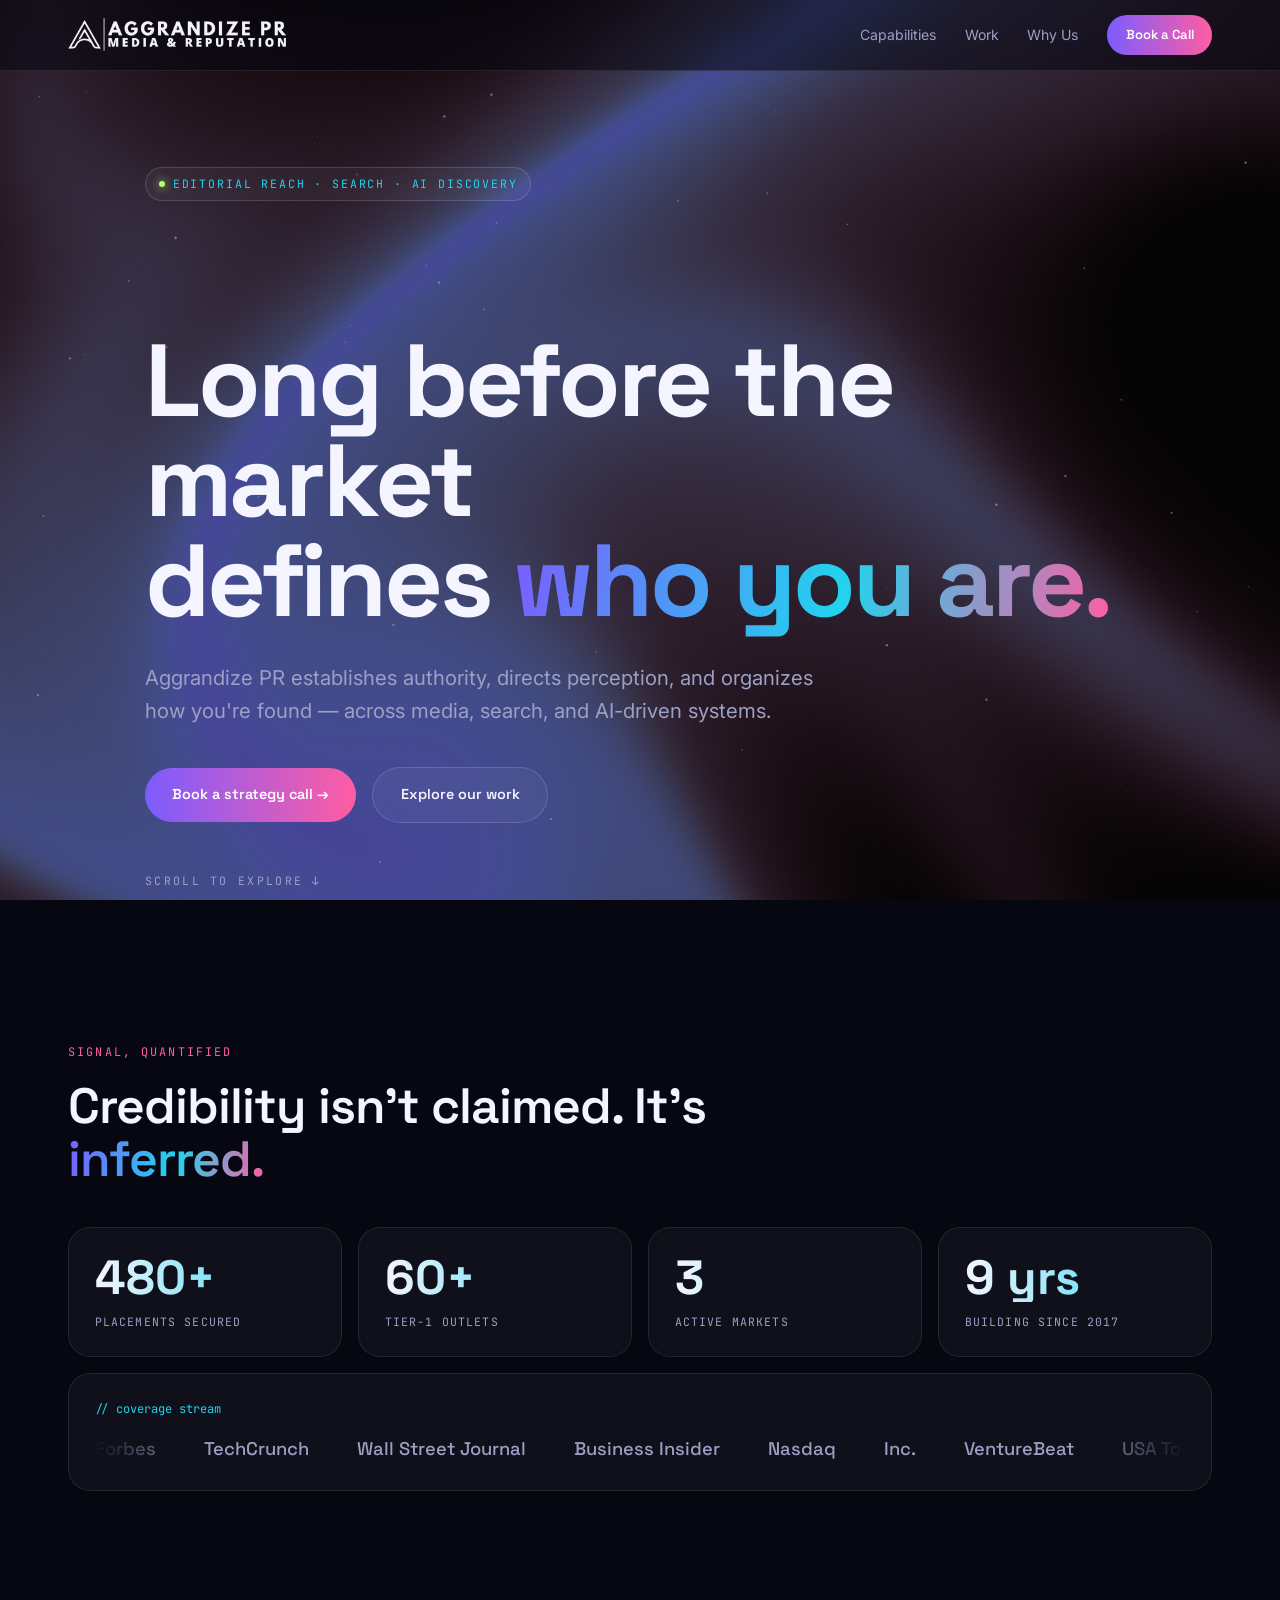
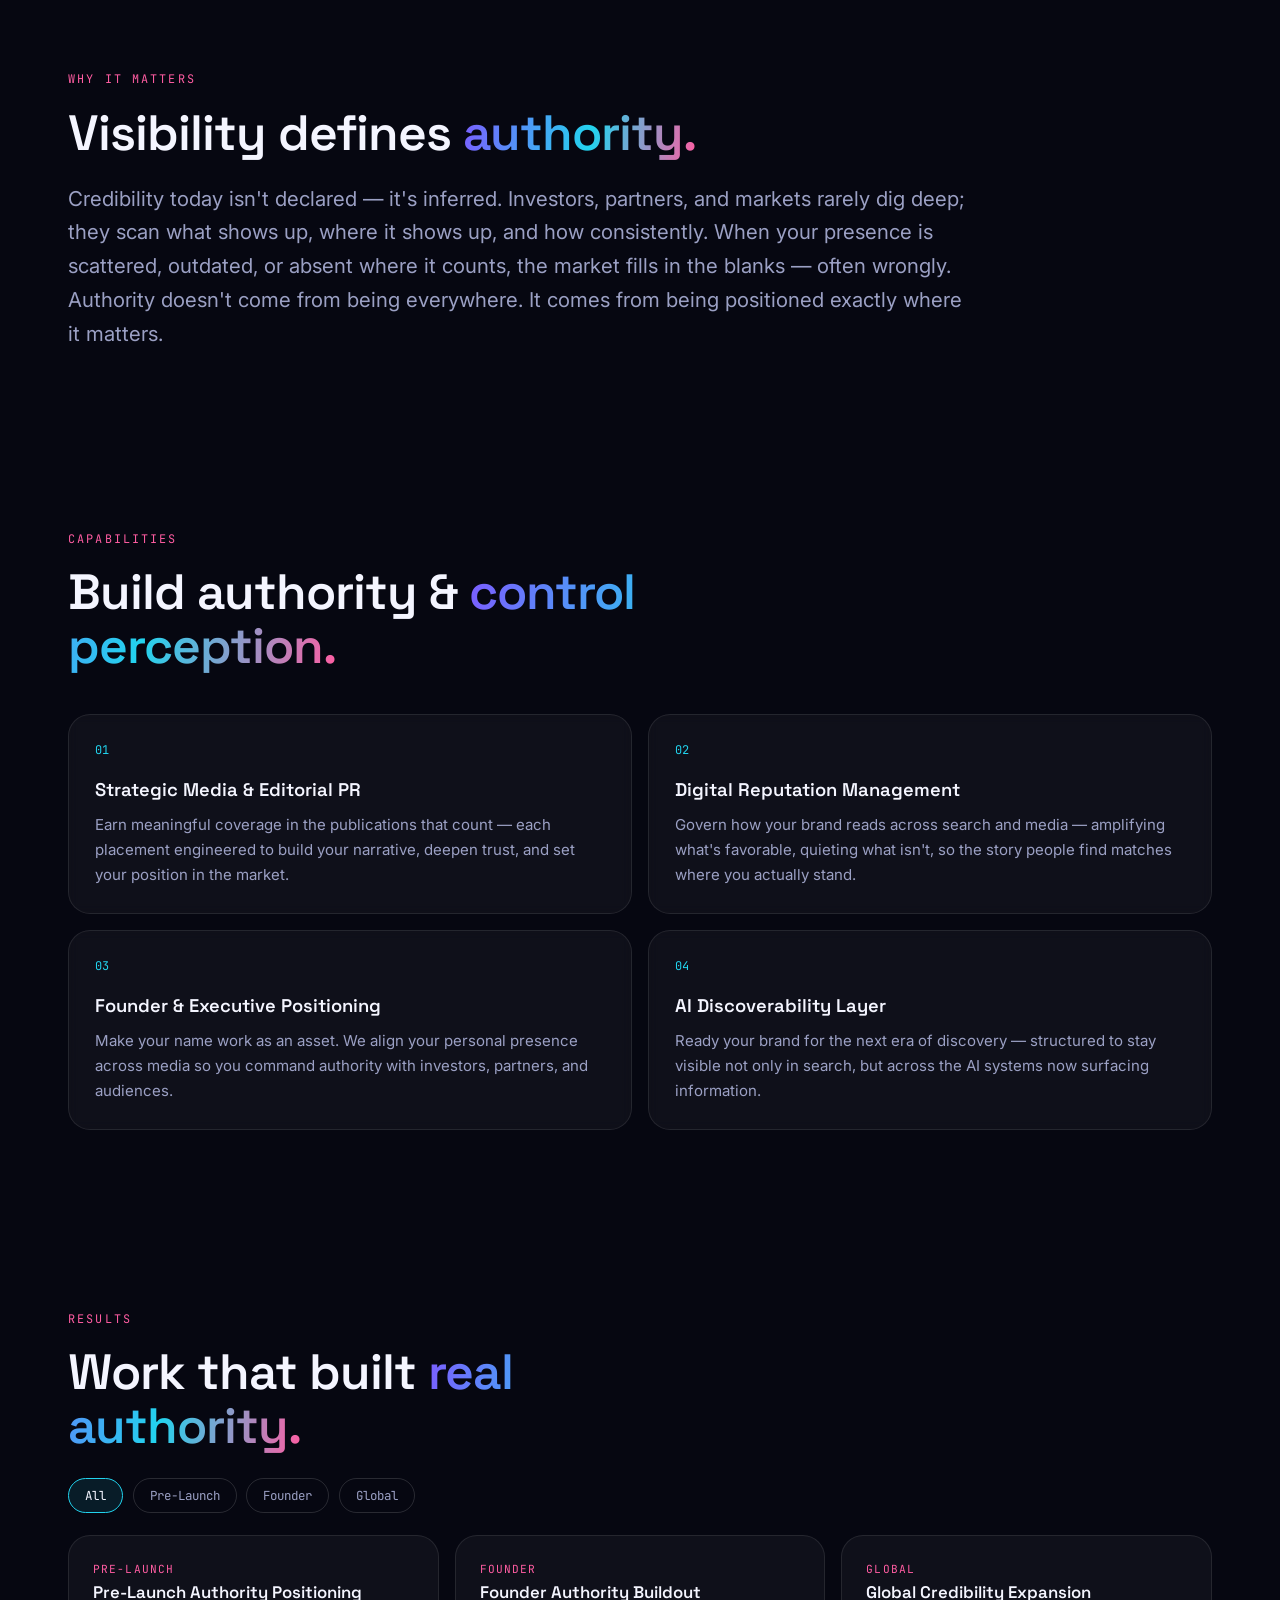
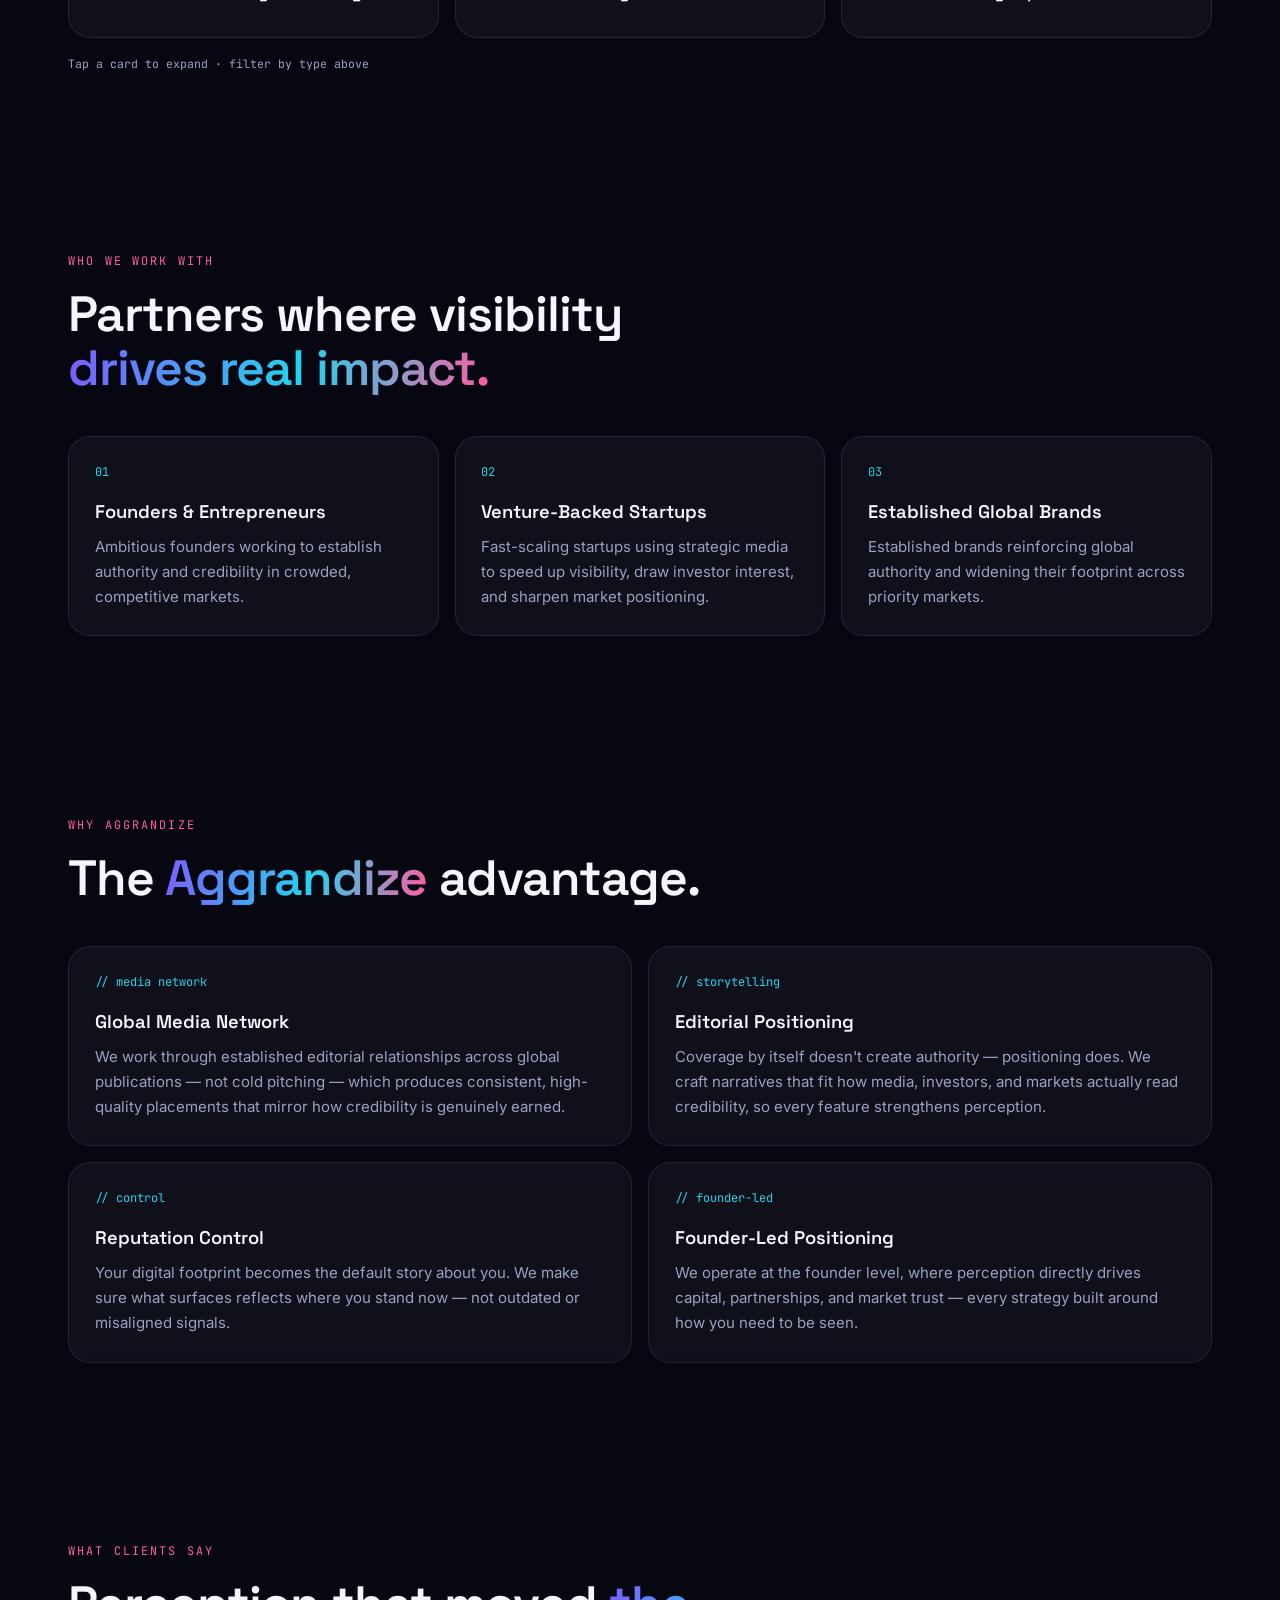
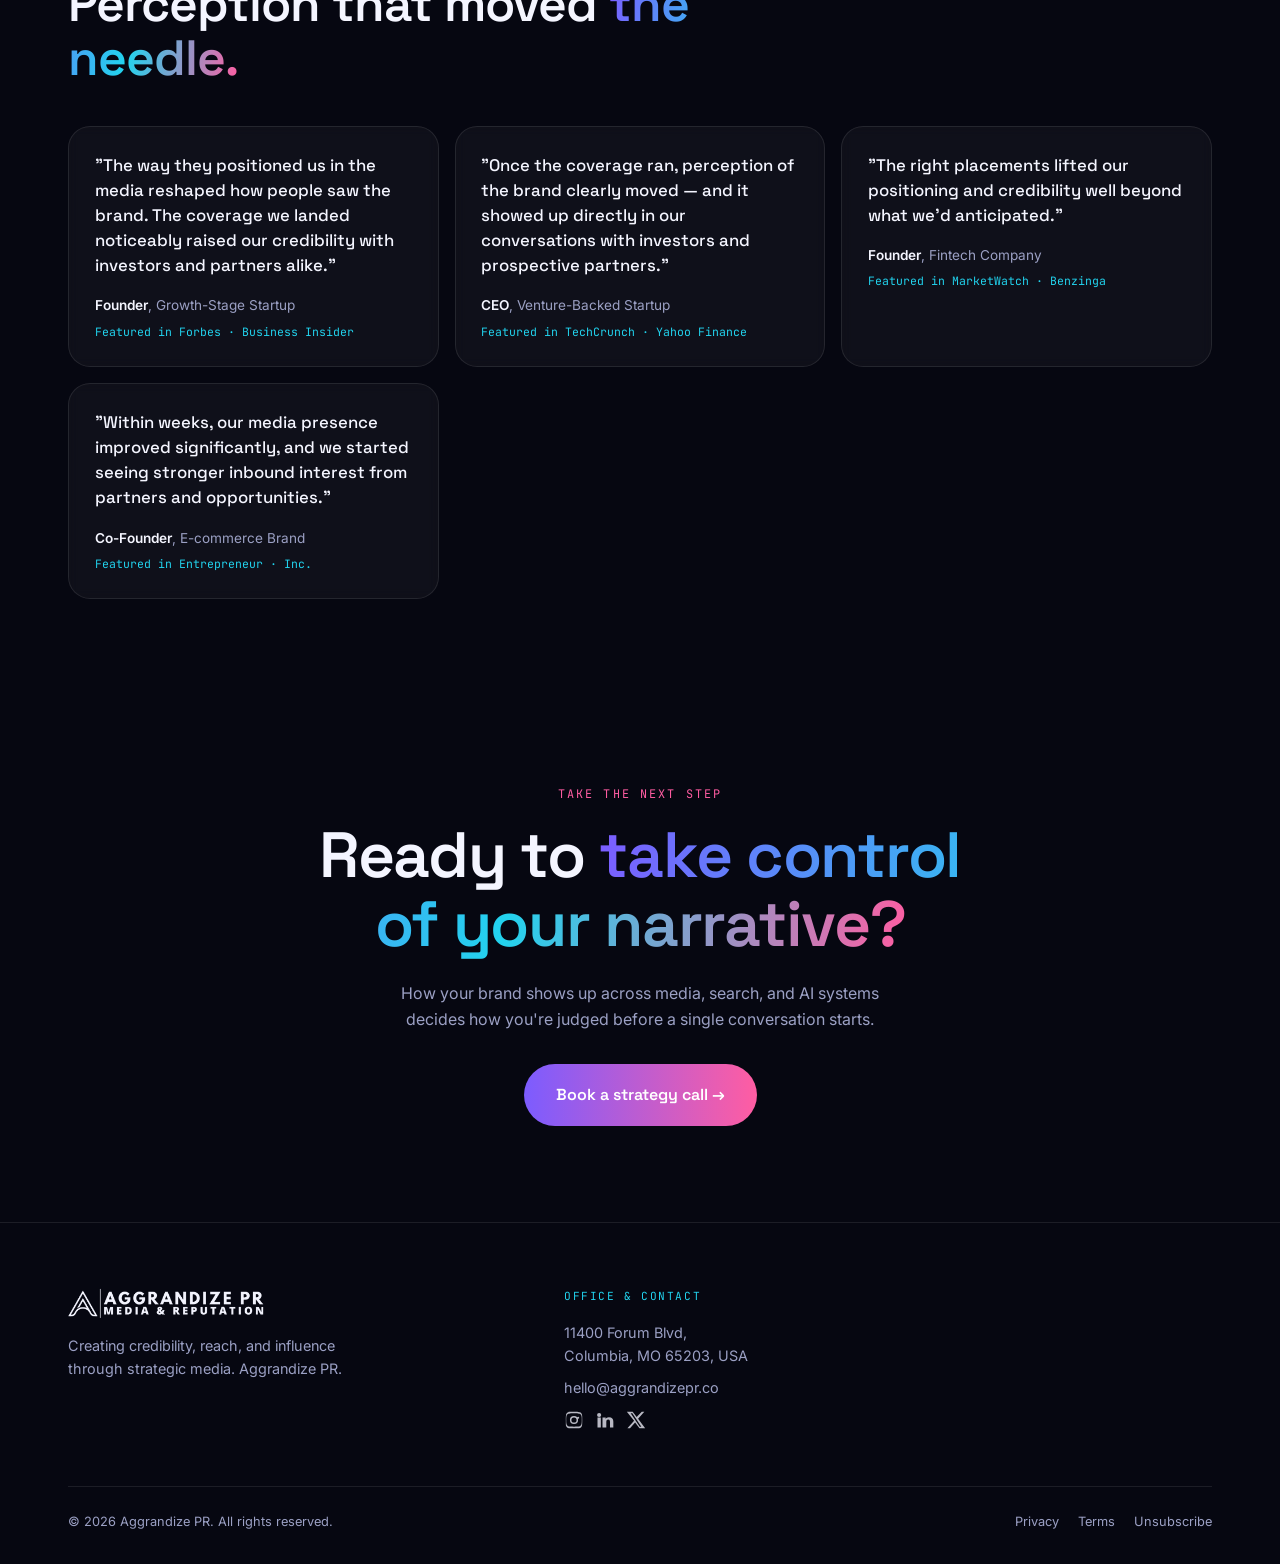
<file: index.html>
<!DOCTYPE html>
<html lang="en">
<head>
<meta charset="UTF-8" />
<meta name="viewport" content="width=device-width, initial-scale=1.0" />
<title>Aggrandize PR — Strategic Media & Visibility</title>
<meta name="description" content="Aggrandize PR establishes authority, directs perception, and earns media coverage across press, search, and AI-driven discovery." />
<meta property="og:title" content="Aggrandize PR — Strategic Media & Visibility" />
<meta property="og:description" content="We shape the signal across media, search, and AI-driven discovery." />
<meta property="og:type" content="website" />
<meta property="og:image" content="https://aggrandizepr.co/assets/logo-aggrandize-pr-silver.png" />
<link rel="icon" href="/favicon.ico" />
<link rel="icon" type="image/png" sizes="512x512" href="/assets/favicon-a-512.png" />
<link rel="apple-touch-icon" href="/assets/favicon-a-512.png" />
<link rel="preconnect" href="https://fonts.googleapis.com" />
<link rel="preconnect" href="https://fonts.gstatic.com" crossorigin />
<link href="https://fonts.googleapis.com/css2?family=Space+Grotesk:wght@400;500;600;700&family=Inter:wght@400;500;600&family=JetBrains+Mono:wght@400;500&display=swap" rel="stylesheet" />
<style>
  :root{
    --bg:#060711; --bg-2:#0C0E1E; --glass:rgba(255,255,255,.04);
    --stroke:rgba(255,255,255,.09); --stroke-2:rgba(255,255,255,.14);
    --violet:#7C5CFF; --cyan:#22D3EE; --magenta:#FF5DA2; --lime:#B6FF6E;
    --text:#F4F5FF; --muted:#9BA0C4;
    --maxw:1240px; --pad:clamp(1.1rem,4vw,3rem);
    --r:22px;
  }
  *{box-sizing:border-box;margin:0;padding:0}
  html{scroll-behavior:smooth}
  body{font-family:"Inter",system-ui,sans-serif;background:var(--bg);color:var(--text);
    line-height:1.65;-webkit-font-smoothing:antialiased;overflow-x:hidden}
  .grotesk{font-family:"Space Grotesk",sans-serif}
  .mono{font-family:"JetBrains Mono",monospace}
  a{color:inherit;text-decoration:none}
  .wrap{max-width:var(--maxw);margin:0 auto;padding:0 var(--pad)}

  /* background layers */
  #gl{position:fixed;inset:0;z-index:-2;width:100%;height:100%;
    background:
      radial-gradient(60% 60% at 20% 15%, rgba(124,92,255,.35), transparent 60%),
      radial-gradient(55% 55% at 85% 25%, rgba(34,211,238,.25), transparent 60%),
      radial-gradient(60% 60% at 60% 90%, rgba(255,93,162,.25), transparent 60%),
      var(--bg)}
  #stars{position:fixed;inset:0;z-index:-1;pointer-events:none;opacity:.5}
  .grain{position:fixed;inset:0;z-index:-1;pointer-events:none;opacity:.04;
    background-image:url("data:image/svg+xml,%3Csvg xmlns='http://www.w3.org/2000/svg' width='120' height='120'%3E%3Cfilter id='n'%3E%3CfeTurbulence type='fractalNoise' baseFrequency='.9' numOctaves='2'/%3E%3C/filter%3E%3Crect width='100%25' height='100%25' filter='url(%23n)'/%3E%3C/svg%3E")}

  /* NAV */
  header{position:sticky;top:0;z-index:100;backdrop-filter:blur(14px);
    background:rgba(6,7,17,.55);border-bottom:1px solid var(--stroke)}
  header .wrap{display:flex;align-items:center;justify-content:space-between;height:70px}
  .logo{font-family:"Space Grotesk";font-weight:700;font-size:1.2rem;letter-spacing:-.01em}
  .logo b{background:linear-gradient(90deg,var(--violet),var(--cyan));-webkit-background-clip:text;
    background-clip:text;color:transparent}
  .navlinks{display:flex;gap:1.8rem;align-items:center}
  .navlinks a:not(.pill){font-size:.88rem;color:var(--muted);transition:color .2s}
  .navlinks a:hover{color:var(--text)}
  .pill{font-family:"Space Grotesk";font-size:.82rem;font-weight:600;padding:.6rem 1.15rem;border-radius:100px;
    background:linear-gradient(90deg,var(--violet),var(--magenta));color:#fff;transition:transform .2s,box-shadow .2s}
  .pill:hover{transform:translateY(-2px);box-shadow:0 10px 30px rgba(124,92,255,.4)}
  @media(max-width:860px){.navlinks a:not(.pill){display:none}}

  .tag{display:inline-flex;align-items:center;gap:.5rem;font-family:"JetBrains Mono";font-size:.72rem;
    text-transform:uppercase;letter-spacing:.16em;color:var(--cyan);padding:.4rem .8rem;border:1px solid var(--stroke-2);
    border-radius:100px;background:var(--glass)}
  .tag::before{content:"";width:6px;height:6px;border-radius:50%;background:var(--lime);box-shadow:0 0 10px var(--lime)}

  /* HERO scroll-story */
  .hero{min-height:96vh;display:flex;align-items:center;position:relative;padding:6rem 0 4rem}
  #hcanvas{position:absolute;inset:0;z-index:0;pointer-events:none;opacity:.7}
  .hero .wrap{position:relative;z-index:2}
  .hero h1{font-family:"Space Grotesk";font-weight:700;font-size:clamp(2.8rem,8vw,6.5rem);
    line-height:.98;letter-spacing:-.03em;max-width:15ch}
  .grad{background:linear-gradient(100deg,var(--violet),var(--cyan) 55%,var(--magenta));
    -webkit-background-clip:text;background-clip:text;color:transparent}
  .hero .story{position:relative;height:1.05em;overflow:hidden}
  .hero .story span{display:block;transition:transform .6s cubic-bezier(.7,0,.2,1),opacity .5s}
  .hsub{margin-top:1.8rem;font-size:clamp(1.05rem,1.6vw,1.3rem);color:var(--muted);max-width:52ch}
  .hero .cta-row{margin-top:2.4rem;display:flex;gap:1rem;flex-wrap:wrap;align-items:center}
  .btn{font-family:"Space Grotesk";font-weight:600;font-size:.9rem;padding:.95rem 1.7rem;border-radius:100px;
    display:inline-flex;align-items:center;gap:.55rem;transition:transform .2s,box-shadow .2s;cursor:pointer;border:none}
  .btn-main{background:linear-gradient(90deg,var(--violet),var(--magenta));color:#fff}
  .btn-main:hover{transform:translateY(-2px);box-shadow:0 14px 40px rgba(255,93,162,.35)}
  .btn-ghost{background:var(--glass);border:1px solid var(--stroke-2);color:var(--text)}
  .btn-ghost:hover{border-color:var(--cyan);transform:translateY(-2px)}
  .scrollcue{margin-top:3rem;font-family:"JetBrains Mono";font-size:.72rem;color:var(--muted);
    letter-spacing:.2em;text-transform:uppercase;animation:bob 2s ease-in-out infinite}
  @keyframes bob{50%{transform:translateY(6px)}}

  /* section shell */
  section{padding:clamp(3.5rem,7vw,6rem) 0;position:relative;z-index:2}
  .kicker{font-family:"JetBrains Mono";font-size:.74rem;letter-spacing:.18em;text-transform:uppercase;
    color:var(--magenta);margin-bottom:1rem}
  h2{font-family:"Space Grotesk";font-weight:600;font-size:clamp(1.8rem,4vw,3.1rem);line-height:1.08;
    letter-spacing:-.02em;max-width:20ch}

  /* BENTO */
  .bento{display:grid;grid-template-columns:repeat(12,1fr);gap:1rem;margin-top:2.6rem}
  .tile{background:var(--glass);border:1px solid var(--stroke);border-radius:var(--r);padding:1.6rem;
    position:relative;overflow:hidden;transition:transform .25s,border-color .25s;backdrop-filter:blur(6px)}
  .tile::before{content:"";position:absolute;inset:0;border-radius:var(--r);padding:1px;
    background:linear-gradient(120deg,transparent,rgba(124,92,255,.4),transparent);
    -webkit-mask:linear-gradient(#000 0 0) content-box,linear-gradient(#000 0 0);
    -webkit-mask-composite:xor;mask-composite:exclude;opacity:0;transition:opacity .3s}
  .tile:hover{transform:translateY(-4px);border-color:var(--stroke-2)}
  .tile:hover::before{opacity:1}
  .c12{grid-column:span 12}.c8{grid-column:span 8}.c6{grid-column:span 6}
  .c5{grid-column:span 5}.c4{grid-column:span 4}.c7{grid-column:span 7}.c3{grid-column:span 3}
  @media(max-width:900px){.bento>*{grid-column:span 12 !important}}
  .tile h3{font-family:"Space Grotesk";font-weight:600;font-size:1.15rem;margin-bottom:.5rem}
  .tile p{color:var(--muted);font-size:.94rem}
  .tnum{font-family:"JetBrains Mono";font-size:.75rem;color:var(--cyan);margin-bottom:.9rem}

  /* metrics chips */
  .stat{font-family:"Space Grotesk";font-weight:700;font-size:clamp(2rem,4vw,3rem);line-height:1;
    background:linear-gradient(90deg,var(--text),var(--cyan));-webkit-background-clip:text;background-clip:text;color:transparent}
  .stat-l{font-family:"JetBrains Mono";font-size:.72rem;color:var(--muted);text-transform:uppercase;letter-spacing:.1em;margin-top:.6rem}

  /* ticker */
  .ticker{overflow:hidden;-webkit-mask:linear-gradient(90deg,transparent,#000 10%,#000 90%,transparent);
    mask:linear-gradient(90deg,transparent,#000 10%,#000 90%,transparent)}
  .ticker-t{display:flex;gap:3rem;width:max-content;animation:tick 30s linear infinite}
  .ticker-t span{font-family:"Space Grotesk";font-weight:500;font-size:1.15rem;color:var(--muted);white-space:nowrap}
  @keyframes tick{to{transform:translateX(-50%)}}

  /* SCANNER */
  .scanner{background:linear-gradient(160deg,rgba(124,92,255,.12),rgba(34,211,238,.06));
    border:1px solid var(--stroke-2)}
  .scan-in{display:flex;gap:.7rem;margin-top:1.2rem;flex-wrap:wrap}
  .scan-in input{flex:1;min-width:180px;background:rgba(0,0,0,.35);border:1px solid var(--stroke-2);
    color:var(--text);padding:.9rem 1.1rem;border-radius:100px;font-family:"JetBrains Mono";font-size:.9rem;outline:none}
  .scan-in input:focus{border-color:var(--cyan)}
  .scan-out{margin-top:1.4rem;display:none}
  .scan-out.show{display:block;animation:fade .5s ease}
  @keyframes fade{from{opacity:0;transform:translateY(10px)}}
  .scan-log{font-family:"JetBrains Mono";font-size:.8rem;color:var(--cyan);min-height:1.2em}
  .gauge-row{display:flex;gap:1.5rem;align-items:center;flex-wrap:wrap;margin-top:1rem}
  .gauge{--v:0;width:120px;height:120px;border-radius:50%;flex:none;
    background:conic-gradient(var(--lime) calc(var(--v)*1%),rgba(255,255,255,.08) 0);
    display:grid;place-items:center;position:relative}
  .gauge::after{content:"";position:absolute;inset:9px;border-radius:50%;background:var(--bg-2)}
  .gauge b{position:relative;z-index:1;font-family:"Space Grotesk";font-size:1.6rem}
  .findings{flex:1;min-width:200px}
  .finding{display:flex;gap:.6rem;font-size:.88rem;color:var(--muted);margin-bottom:.5rem}
  .finding::before{content:"›";color:var(--magenta);font-weight:700}

  /* CAPABILITIES cards inside bento already handled */

  /* CASE EXPLORER */
  .chips{display:flex;gap:.6rem;flex-wrap:wrap;margin-top:1.6rem}
  .chip{font-family:"JetBrains Mono";font-size:.78rem;padding:.5rem 1rem;border-radius:100px;
    border:1px solid var(--stroke-2);color:var(--muted);cursor:pointer;transition:all .2s;background:transparent}
  .chip.active,.chip:hover{color:var(--text);border-color:var(--cyan);background:rgba(34,211,238,.1)}
  .cases{margin-top:1.4rem;display:grid;grid-template-columns:repeat(3,1fr);gap:1rem}
  @media(max-width:820px){.cases{grid-template-columns:1fr}}
  .case{background:var(--glass);border:1px solid var(--stroke);border-radius:var(--r);padding:1.5rem;cursor:pointer;
    transition:all .25s}
  .case:hover{border-color:var(--stroke-2);transform:translateY(-3px)}
  .case h4{font-family:"Space Grotesk";font-weight:600;font-size:1.05rem;margin-bottom:.4rem}
  .case .cat{font-family:"JetBrains Mono";font-size:.7rem;color:var(--magenta);text-transform:uppercase;letter-spacing:.1em}
  .case .detail{max-height:0;overflow:hidden;transition:max-height .35s ease;color:var(--muted);font-size:.9rem}
  .case.open .detail{max-height:200px;margin-top:.8rem}
  .case .outlets{font-family:"JetBrains Mono";font-size:.75rem;color:var(--cyan);margin-top:.7rem}
  .case.hide{display:none}

  /* eco */
  .eco-row{display:grid;grid-template-columns:repeat(3,1fr);gap:1rem;margin-top:2rem}
  @media(max-width:820px){.eco-row{grid-template-columns:1fr}}
  .eco{padding:1.4rem;border:1px solid var(--stroke);border-radius:var(--r);background:var(--glass);transition:all .25s;display:block}
  .eco:hover{border-color:var(--violet);transform:translateY(-3px)}
  .eco .ek{font-family:"JetBrains Mono";font-size:.7rem;color:var(--cyan);text-transform:uppercase;letter-spacing:.12em}
  .eco .ed{font-family:"Space Grotesk";font-weight:600;font-size:1.1rem;margin:.35rem 0}
  .eco .eu{font-size:.82rem;color:var(--muted)}

  /* CTA */
  .final{text-align:center;padding:6rem 0}
  .final h2{margin:0 auto;max-width:16ch}
  .final p{color:var(--muted);max-width:48ch;margin:1.3rem auto 2rem}

  /* footer */
  footer{border-top:1px solid var(--stroke);padding:4rem 0 2rem;position:relative;z-index:2}
  .fgrid{display:grid;grid-template-columns:1.5fr 1fr 1fr;gap:2.5rem}
  @media(max-width:820px){.fgrid{grid-template-columns:1fr;gap:1.8rem}}
  .fh{font-family:"JetBrains Mono";font-size:.7rem;color:var(--cyan);text-transform:uppercase;letter-spacing:.14em;margin-bottom:1rem}
  footer .fl{display:block;color:var(--muted);font-size:.9rem;margin-bottom:.5rem;transition:color .2s}
  footer .fl:hover{color:var(--text)}
  .fbot{border-top:1px solid var(--stroke);margin-top:3rem;padding-top:1.5rem;display:flex;
    justify-content:space-between;flex-wrap:wrap;gap:.8rem;font-size:.8rem;color:var(--muted)}
  .fbot a{margin-left:1.2rem}
  .addr{color:var(--muted);font-size:.9rem;line-height:1.6}

  /* testimonials */
  .qt blockquote{font-family:"Space Grotesk";font-weight:500;font-size:1.05rem;line-height:1.5;color:var(--text)}
  .qt .who{font-size:.85rem;color:var(--muted);margin-top:1rem}
  .qt .who b{color:var(--text);font-weight:600}
  .qt .feat{font-family:"JetBrains Mono";font-size:.72rem;color:var(--cyan);margin-top:.3rem}

  .reveal{opacity:0;transform:translateY(26px);transition:opacity .7s ease,transform .7s ease}
  .reveal.in{opacity:1;transform:none}
  @media(prefers-reduced-motion:reduce){
    *{animation:none !important;transition:none !important}
    .reveal{opacity:1;transform:none}
    #wipe{display:none}
  }
</style>
</head>
<body>
<div id="gl"><canvas id="glcanvas"></canvas></div>
<canvas id="stars"></canvas>
<div class="grain"></div>

<header>
  <div class="wrap">
    <a href="#top" class="logo"><img src="/assets/logo-aggrandize-pr-silver.png" alt="Aggrandize PR" style="height:38px;width:auto;display:block;object-fit:contain;object-position:left center;"></a>
    <nav class="navlinks">
      <a href="#capabilities">Capabilities</a>
      <a href="#work">Work</a>
      <a href="#advantage">Why Us</a>
      <a href="#contact" class="pill">Book a Call</a>
    </nav>
  </div>
</header>

<main id="top">
  <!-- HERO -->
  <section class="hero">
    <canvas id="hcanvas"></canvas>
    <div class="wrap">
      <span class="tag mono">Editorial Reach · Search · AI Discovery</span>
      <h1 class="grotesk" style="margin-top:1.4rem">
        <div class="story" id="story">
          <span class="grad">We shape the signal.</span>
        </div>
        Long before the market<br>defines <span class="grad">who you are.</span>
      </h1>
      <p class="hsub">Aggrandize PR establishes authority, directs perception, and organizes how you're found — across media, search, and AI-driven systems.</p>
      <div class="cta-row">
        <a href="#contact" class="btn btn-main">Book a strategy call →</a>
        <a href="#work" class="btn btn-ghost">Explore our work</a>
      </div>
      <div class="scrollcue mono">scroll to explore ↓</div>
    </div>
  </section>

  <!-- METRICS / PROOF BENTO -->
  <section id="proof">
    <div class="wrap">
      <div class="kicker reveal">Signal, quantified</div>
      <h2 class="reveal">Credibility isn't claimed. It's <span class="grad">inferred.</span></h2>
      <div class="bento">
        <div class="tile c3 reveal"><div class="stat" data-count="480" data-suf="+">0</div><div class="stat-l">Placements secured</div></div>
        <div class="tile c3 reveal"><div class="stat" data-count="60" data-suf="+">0</div><div class="stat-l">Tier-1 outlets</div></div>
        <div class="tile c3 reveal"><div class="stat" data-count="3">0</div><div class="stat-l">Active markets</div></div>
        <div class="tile c3 reveal"><div class="stat" data-count="9" data-suf=" yrs">0</div><div class="stat-l">Building since 2017</div></div>
        <div class="tile c12 reveal">
          <div class="tnum mono">// coverage stream</div>
          <div class="ticker"><div class="ticker-t">
            <span>Forbes</span><span>TechCrunch</span><span>Wall Street Journal</span><span>Business Insider</span><span>Nasdaq</span><span>Inc.</span><span>VentureBeat</span><span>USA Today</span><span>Entrepreneur</span><span>Fortune</span><span>Fast Company</span>
            <span>Forbes</span><span>TechCrunch</span><span>Wall Street Journal</span><span>Business Insider</span><span>Nasdaq</span><span>Inc.</span><span>VentureBeat</span><span>USA Today</span><span>Entrepreneur</span><span>Fortune</span><span>Fast Company</span>
          </div></div>
        </div>
      </div>
    </div>
  </section>

  <!-- WHY IT MATTERS -->
  <section id="why">
    <div class="wrap">
      <div class="kicker reveal">Why it matters</div>
      <h2 class="reveal">Visibility defines <span class="grad">authority.</span></h2>
      <p class="hsub reveal" style="margin-top:1.4rem;max-width:70ch">Credibility today isn't declared — it's inferred. Investors, partners, and markets rarely dig deep; they scan what shows up, where it shows up, and how consistently. When your presence is scattered, outdated, or absent where it counts, the market fills in the blanks — often wrongly. Authority doesn't come from being everywhere. It comes from being positioned exactly where it matters.</p>
    </div>
  </section>

  <!-- SCANNER (hidden) -->
  <section id="scan" style="display:none">
    <div class="wrap">
      <div class="kicker reveal">AI-era visibility scanner</div>
      <h2 class="reveal">See how the market <span class="grad">interprets you</span> right now.</h2>
      <div class="tile scanner c12 reveal" style="margin-top:2rem">
        <h3 class="grotesk">Run a visibility check</h3>
        <p>Type in a brand or founder name and we'll model how your presence shows up across media, search, and AI discovery.</p>
        <div class="scan-in">
          <input id="scanInput" type="text" placeholder="e.g. your brand or name" aria-label="Brand or name" />
          <button class="btn btn-main" id="scanBtn">Scan →</button>
        </div>
        <div class="scan-out" id="scanOut">
          <div class="scan-log mono" id="scanLog"></div>
          <div class="gauge-row" id="gaugeRow" style="display:none">
            <div class="gauge" id="gauge"><b id="gaugeNum">0</b></div>
            <div class="findings">
              <div class="finding" id="f1"></div>
              <div class="finding" id="f2"></div>
              <div class="finding" id="f3"></div>
              <a href="#contact" class="btn btn-ghost" style="margin-top:.6rem">Close these gaps → book a call</a>
            </div>
          </div>
        </div>
      </div>
      <p class="mono" style="font-size:.72rem;color:var(--muted);margin-top:.8rem">* Illustrative demo. A full audit is done manually by our team.</p>
    </div>
  </section>

  <!-- CAPABILITIES BENTO -->
  <section id="capabilities">
    <div class="wrap">
      <div class="kicker reveal">Capabilities</div>
      <h2 class="reveal">Build authority &amp; <span class="grad">control perception.</span></h2>
      <div class="bento">
        <div class="tile c6 reveal"><div class="tnum mono">01</div><h3 class="grotesk">Strategic Media &amp; Editorial PR</h3><p>Earn meaningful coverage in the publications that count — each placement engineered to build your narrative, deepen trust, and set your position in the market.</p></div>
        <div class="tile c6 reveal"><div class="tnum mono">02</div><h3 class="grotesk">Digital Reputation Management</h3><p>Govern how your brand reads across search and media — amplifying what's favorable, quieting what isn't, so the story people find matches where you actually stand.</p></div>
        <div class="tile c6 reveal"><div class="tnum mono">03</div><h3 class="grotesk">Founder &amp; Executive Positioning</h3><p>Make your name work as an asset. We align your personal presence across media so you command authority with investors, partners, and audiences.</p></div>
        <div class="tile c6 reveal"><div class="tnum mono">04</div><h3 class="grotesk">AI Discoverability Layer</h3><p>Ready your brand for the next era of discovery — structured to stay visible not only in search, but across the AI systems now surfacing information.</p></div>
      </div>
    </div>
  </section>

  <!-- CASE EXPLORER -->
  <section id="work">
    <div class="wrap">
      <div class="kicker reveal">Results</div>
      <h2 class="reveal">Work that built <span class="grad">real authority.</span></h2>
      <div class="chips reveal">
        <button class="chip active" data-f="all">All</button>
        <button class="chip" data-f="prelaunch">Pre-Launch</button>
        <button class="chip" data-f="founder">Founder</button>
        <button class="chip" data-f="global">Global</button>
      </div>
      <div class="cases" id="cases">
        <div class="case" data-cat="prelaunch"><div class="cat mono">Pre-Launch</div><h4 class="grotesk">Pre-Launch Authority Positioning</h4><div class="detail">Placed a startup in tier-1 press before launch, so credibility with investors and partners was already established before the product hit peak visibility.<div class="outlets mono">Forbes · TechCrunch · Yahoo Finance</div></div></div>
        <div class="case" data-cat="founder"><div class="cat mono">Founder</div><h4 class="grotesk">Founder Authority Buildout</h4><div class="detail">Shaped a deliberate founder story across top-tier outlets, tying personal standing to business credibility and lifting trust in investor and partner conversations.<div class="outlets mono">Entrepreneur · Business Insider · Inc.</div></div></div>
        <div class="case" data-cat="global"><div class="cat mono">Global</div><h4 class="grotesk">Global Credibility Expansion</h4><div class="detail">Grew brand presence across international press, reinforcing authority in key markets and strengthening perception at scale to fuel growth and partnerships.<div class="outlets mono">Fortune · Fast Company · NY Post</div></div></div>
      </div>
      <p class="mono" style="font-size:.72rem;color:var(--muted);margin-top:1rem">Tap a card to expand · filter by type above</p>
    </div>
  </section>

  <!-- WHO WE WORK WITH -->
  <section id="clients">
    <div class="wrap">
      <div class="kicker reveal">Who we work with</div>
      <h2 class="reveal">Partners where visibility <span class="grad">drives real impact.</span></h2>
      <div class="bento">
        <div class="tile c4 reveal"><div class="tnum mono">01</div><h3 class="grotesk">Founders &amp; Entrepreneurs</h3><p>Ambitious founders working to establish authority and credibility in crowded, competitive markets.</p></div>
        <div class="tile c4 reveal"><div class="tnum mono">02</div><h3 class="grotesk">Venture-Backed Startups</h3><p>Fast-scaling startups using strategic media to speed up visibility, draw investor interest, and sharpen market positioning.</p></div>
        <div class="tile c4 reveal"><div class="tnum mono">03</div><h3 class="grotesk">Established Global Brands</h3><p>Established brands reinforcing global authority and widening their footprint across priority markets.</p></div>
      </div>
    </div>
  </section>

  <!-- ADVANTAGE -->
  <section id="advantage">
    <div class="wrap">
      <div class="kicker reveal">Why Aggrandize</div>
      <h2 class="reveal">The <span class="grad">Aggrandize</span> advantage.</h2>
      <div class="bento">
        <div class="tile c6 reveal"><div class="tnum mono">// media network</div><h3 class="grotesk">Global Media Network</h3><p>We work through established editorial relationships across global publications — not cold pitching — which produces consistent, high-quality placements that mirror how credibility is genuinely earned.</p></div>
        <div class="tile c6 reveal"><div class="tnum mono">// storytelling</div><h3 class="grotesk">Editorial Positioning</h3><p>Coverage by itself doesn't create authority — positioning does. We craft narratives that fit how media, investors, and markets actually read credibility, so every feature strengthens perception.</p></div>
        <div class="tile c6 reveal"><div class="tnum mono">// control</div><h3 class="grotesk">Reputation Control</h3><p>Your digital footprint becomes the default story about you. We make sure what surfaces reflects where you stand now — not outdated or misaligned signals.</p></div>
        <div class="tile c6 reveal"><div class="tnum mono">// founder-led</div><h3 class="grotesk">Founder-Led Positioning</h3><p>We operate at the founder level, where perception directly drives capital, partnerships, and market trust — every strategy built around how you need to be seen.</p></div>
      </div>
    </div>
  </section>

  <!-- TESTIMONIALS -->
  <section id="testimonials">
    <div class="wrap">
      <div class="kicker reveal">What clients say</div>
      <h2 class="reveal">Perception that moved <span class="grad">the needle.</span></h2>
      <div class="bento">
        <div class="tile qt c4 reveal"><blockquote>"The way they positioned us in the media reshaped how people saw the brand. The coverage we landed noticeably raised our credibility with investors and partners alike."</blockquote><div class="who"><b>Founder</b>, Growth-Stage Startup</div><div class="feat">Featured in Forbes · Business Insider</div></div>
        <div class="tile qt c4 reveal"><blockquote>"Once the coverage ran, perception of the brand clearly moved — and it showed up directly in our conversations with investors and prospective partners."</blockquote><div class="who"><b>CEO</b>, Venture-Backed Startup</div><div class="feat">Featured in TechCrunch · Yahoo Finance</div></div>
        <div class="tile qt c4 reveal"><blockquote>"The right placements lifted our positioning and credibility well beyond what we'd anticipated."</blockquote><div class="who"><b>Founder</b>, Fintech Company</div><div class="feat">Featured in MarketWatch · Benzinga</div></div>
        <div class="tile qt c4 reveal"><blockquote>"Within weeks, our media presence improved significantly, and we started seeing stronger inbound interest from partners and opportunities."</blockquote><div class="who"><b>Co-Founder</b>, E-commerce Brand</div><div class="feat">Featured in Entrepreneur · Inc.</div></div>
      </div>
    </div>
  </section>

  <!-- FINAL CTA -->
  <section class="final" id="contact">
    <div class="wrap">
      <div class="kicker reveal" style="text-align:center">Take the next step</div>
      <h2 class="reveal" style="text-align:center;font-size:clamp(2.2rem,5vw,4rem)">Ready to <span class="grad">take control of your narrative?</span></h2>
      <p class="reveal">How your brand shows up across media, search, and AI systems decides how you're judged before a single conversation starts.</p>
      <a href="mailto:hello@aggrandizepr.co" class="btn btn-main reveal" style="font-size:1rem;padding:1.1rem 2rem">Book a strategy call →</a>
    </div>
  </section>
</main>

<footer>
  <div class="wrap">
    <div class="fgrid">
      <div>
        <div class="logo"><img src="/assets/logo-aggrandize-pr-silver.png" alt="Aggrandize PR" style="height:34px;width:auto;display:block;object-fit:contain;object-position:left center;"></div>
        <p class="addr" style="margin-top:.8rem;max-width:32ch">Creating credibility, reach, and influence through strategic media. Aggrandize PR.</p>
      </div>
      <div>
        <div class="fh">Office &amp; Contact</div>
        <p class="addr">11400 Forum Blvd,<br>Columbia, MO 65203, USA</p>
        <a class="fl" href="mailto:hello@aggrandizepr.co" style="margin-top:.5rem">hello@aggrandizepr.co</a>
        <div style="display:flex;gap:.7rem;margin-top:.7rem">
          <a href="https://www.instagram.com/aggrandize_media/" target="_blank" rel="noopener" aria-label="Instagram" style="color:var(--text);opacity:.75;transition:opacity .2s" onmouseover="this.style.opacity=1" onmouseout="this.style.opacity=.75"><svg width="20" height="20" viewBox="0 0 24 24" fill="currentColor"><path d="M12 2.2c3.2 0 3.6 0 4.9.1 1.2.1 1.8.3 2.2.4.6.2 1 .5 1.4.9.4.4.7.8.9 1.4.2.4.4 1 .4 2.2.1 1.3.1 1.7.1 4.9s0 3.6-.1 4.9c-.1 1.2-.3 1.8-.4 2.2-.2.6-.5 1-.9 1.4-.4.4-.8.7-1.4.9-.4.2-1 .4-2.2.4-1.3.1-1.7.1-4.9.1s-3.6 0-4.9-.1c-1.2-.1-1.8-.3-2.2-.4-.6-.2-1-.5-1.4-.9-.4-.4-.7-.8-.9-1.4-.2-.4-.4-1-.4-2.2C2.2 15.6 2.2 15.2 2.2 12s0-3.6.1-4.9c.1-1.2.3-1.8.4-2.2.2-.6.5-1 .9-1.4.4-.4.8-.7 1.4-.9.4-.2 1-.4 2.2-.4C8.4 2.2 8.8 2.2 12 2.2zm0 1.8c-3.1 0-3.5 0-4.7.1-1.1.1-1.7.2-2.1.4-.5.2-.8.4-1.2.8-.4.4-.6.7-.8 1.2-.2.4-.3 1-.4 2.1C2.7 9.7 2.7 10.1 2.7 12s0 2.3.1 3.4c.1 1.1.2 1.7.4 2.1.2.5.4.8.8 1.2.4.4.7.6 1.2.8.4.2 1 .3 2.1.4 1.2.1 1.6.1 4.7.1s3.5 0 4.7-.1c1.1-.1 1.7-.2 2.1-.4.5-.2.8-.4 1.2-.8.4-.4.6-.7.8-1.2.2-.4.3-1 .4-2.1.1-1.1.1-1.5.1-3.4s0-2.3-.1-3.4c-.1-1.1-.2-1.7-.4-2.1-.2-.5-.4-.8-.8-1.2-.4-.4-.7-.6-1.2-.8-.4-.2-1-.3-2.1-.4C15.5 4 15.1 4 12 4zm0 3.1a4.9 4.9 0 110 9.8 4.9 4.9 0 010-9.8zm0 1.8a3.1 3.1 0 100 6.2 3.1 3.1 0 000-6.2zm5.1-.8a1.1 1.1 0 110 2.3 1.1 1.1 0 010-2.3z"/></svg></a>
          <a href="https://www.linkedin.com/company/aggrandize" target="_blank" rel="noopener" aria-label="LinkedIn" style="color:var(--text);opacity:.75;transition:opacity .2s" onmouseover="this.style.opacity=1" onmouseout="this.style.opacity=.75"><svg width="20" height="20" viewBox="0 0 24 24" fill="currentColor"><path d="M4.98 3.5a2.5 2.5 0 11-.02 5.001A2.5 2.5 0 014.98 3.5zM3 9h4v12H3V9zm6 0h3.8v1.7h.05c.53-1 1.83-2.05 3.77-2.05C20.5 8.65 22 10.7 22 14v7h-4v-6.2c0-1.48-.03-3.38-2.06-3.38-2.06 0-2.38 1.6-2.38 3.27V21H9V9z"/></svg></a>
          <a href="https://x.com/aggrandizeio" target="_blank" rel="noopener" aria-label="X" style="color:var(--text);opacity:.75;transition:opacity .2s" onmouseover="this.style.opacity=1" onmouseout="this.style.opacity=.75"><svg width="20" height="20" viewBox="0 0 24 24" fill="currentColor"><path d="M18.9 2H22l-7.5 8.6L23 22h-6.8l-5.3-7-6.1 7H1.7l8-9.2L1 2h7l4.8 6.4L18.9 2zm-2.4 18h1.9L7.6 4H5.6l10.9 16z"/></svg></a>
        </div>
      </div>
    </div>
    <div class="fbot">
      <span>© 2026 Aggrandize PR. All rights reserved.</span>
      <span><a href="/privacy-policy">Privacy</a><a href="/terms">Terms</a><a href="/unsubscribe">Unsubscribe</a></span>
    </div>
  </div>
</footer>

<script>
/* ---------- reveal ---------- */
const io=new IntersectionObserver((es)=>es.forEach(e=>{if(e.isIntersecting){e.target.classList.add('in');io.unobserve(e.target)}}),{threshold:.12});
document.querySelectorAll('.reveal').forEach(el=>io.observe(el));

/* ---------- count-up ---------- */
const cio=new IntersectionObserver((es)=>es.forEach(e=>{
  if(e.isIntersecting){const el=e.target,end=+el.dataset.count,suf=el.dataset.suf||'';let s=null;
    const step=t=>{if(!s)s=t;const p=Math.min((t-s)/1200,1);el.textContent=Math.floor(p*end)+ (p===1?suf:'');if(p<1)requestAnimationFrame(step)};
    requestAnimationFrame(step);cio.unobserve(el)}
}),{threshold:.5});
document.querySelectorAll('[data-count]').forEach(el=>cio.observe(el));

/* ---------- scroll-story hero ---------- */
const story=document.getElementById('story');
const lines=['We shape the signal.','Perception forms first.','Credibility is engineered.'];
let li=0;
setInterval(()=>{li=(li+1)%lines.length;
  const s=story.querySelector('span');s.style.transform='translateY(-100%)';s.style.opacity='0';
  setTimeout(()=>{s.textContent=lines[li];s.style.transition='none';s.style.transform='translateY(100%)';
    requestAnimationFrame(()=>{s.style.transition='';s.style.transform='translateY(0)';s.style.opacity='1'})},500);
},3200);

/* ---------- starfield ---------- */
(function(){const c=document.getElementById('stars'),x=c.getContext('2d');let w,h,st=[];
  function rs(){w=c.width=innerWidth;h=c.height=innerHeight;st=Array.from({length:Math.min(90,innerWidth/14)},()=>({x:Math.random()*w,y:Math.random()*h,r:Math.random()*1.3,v:Math.random()*.3+.05}))}
  function d(){x.clearRect(0,0,w,h);st.forEach(s=>{x.beginPath();x.arc(s.x,s.y,s.r,0,7);x.fillStyle='rgba(180,190,255,'+(s.r/1.3)+')';x.fill();s.y+=s.v;if(s.y>h)s.y=0});requestAnimationFrame(d)}
  rs();d();addEventListener('resize',rs);
})();

/* ---------- WebGL mesh gradient (with graceful skip) ---------- */
(function(){
  const canvas=document.getElementById('glcanvas');
  const gl=canvas.getContext('webgl');
  if(!gl||window.matchMedia('(prefers-reduced-motion:reduce)').matches){canvas.style.display='none';return;}
  canvas.style.cssText='position:absolute;inset:0;width:100%;height:100%';
  function rz(){canvas.width=innerWidth;canvas.height=innerHeight;gl.viewport(0,0,canvas.width,canvas.height);}
  rz();addEventListener('resize',rz);
  const vs=`attribute vec2 p;void main(){gl_Position=vec4(p,0.,1.);}`;
  const fs=`precision highp float;uniform vec2 r;uniform float t;uniform vec2 m;
  vec3 pal(float d){return mix(mix(vec3(.486,.361,1.),vec3(.133,.827,.933),d),vec3(1.,.365,.635),d*d);}
  void main(){vec2 uv=gl_FragCoord.xy/r.xy;vec2 p=uv-.5;p.x*=r.x/r.y;
    float d=0.;for(float i=1.;i<4.;i++){p.x+=.35/i*sin(i*3.*p.y+t*.4+m.x*2.);p.y+=.35/i*cos(i*3.*p.x+t*.35+m.y*2.);}
    d=length(p);vec3 col=pal(sin(d*2.-t*.2)*.5+.5);
    col*=smoothstep(1.2,.1,d);gl_FragColor=vec4(col*.6,1.);}`;
  function sh(t,s){const o=gl.createShader(t);gl.shaderSource(o,s);gl.compileShader(o);return o;}
  const pr=gl.createProgram();gl.attachShader(pr,sh(gl.VERTEX_SHADER,vs));gl.attachShader(pr,sh(gl.FRAGMENT_SHADER,fs));gl.linkProgram(pr);gl.useProgram(pr);
  const buf=gl.createBuffer();gl.bindBuffer(gl.ARRAY_BUFFER,buf);gl.bufferData(gl.ARRAY_BUFFER,new Float32Array([-1,-1,1,-1,-1,1,-1,1,1,-1,1,1]),gl.STATIC_DRAW);
  const lp=gl.getAttribLocation(pr,'p');gl.enableVertexAttribArray(lp);gl.vertexAttribPointer(lp,2,gl.FLOAT,false,0,0);
  const ur=gl.getUniformLocation(pr,'r'),ut=gl.getUniformLocation(pr,'t'),um=gl.getUniformLocation(pr,'m');
  let mx=0,my=0;addEventListener('mousemove',e=>{mx=e.clientX/innerWidth-.5;my=e.clientY/innerHeight-.5;});
  function loop(tm){gl.uniform2f(ur,canvas.width,canvas.height);gl.uniform1f(ut,tm*.001);gl.uniform2f(um,mx,my);
    gl.drawArrays(gl.TRIANGLES,0,6);requestAnimationFrame(loop);}
  requestAnimationFrame(loop);
})();

/* ---------- scanner ---------- */
const sBtn=document.getElementById('scanBtn'),sInput=document.getElementById('scanInput'),
  sOut=document.getElementById('scanOut'),sLog=document.getElementById('scanLog'),
  gRow=document.getElementById('gaugeRow'),gauge=document.getElementById('gauge'),gNum=document.getElementById('gaugeNum');
function runScan(){
  const name=(sInput.value.trim()||'your brand');
  sOut.classList.add('show');gRow.style.display='none';
  const steps=['> initializing signal scan for "'+name+'"...','> crawling media surfaces...','> indexing search results...','> querying AI discovery layer...','> compiling visibility score...'];
  let i=0;sLog.textContent='';
  const iv=setInterval(()=>{sLog.textContent=steps[i];i++;
    if(i>=steps.length){clearInterval(iv);setTimeout(showResult,500);}
  },520);
  function showResult(){
    let score=38+Math.floor(Math.random()*34); // 38-71 -> always "room to improve"
    gRow.style.display='flex';gauge.style.setProperty('--v',score);
    let n=0;const gi=setInterval(()=>{n++;gNum.textContent=n;if(n>=score)clearInterval(gi);},18);
    const gaps=[
      'Coverage is thin on tier-1 outlets that shape investor perception.',
      'Search results surface outdated or fragmented narratives.',
      'Near-invisible on emerging AI discovery surfaces.',
      'Founder profile isn\'t positioned as a strategic asset yet.',
      'Authority signals aren\'t consistent across key markets.'
    ].sort(()=>Math.random()-.5);
    document.getElementById('f1').textContent=gaps[0];
    document.getElementById('f2').textContent=gaps[1];
    document.getElementById('f3').textContent=gaps[2];
    sLog.textContent='> scan complete — visibility score below';
  }
}
sBtn.addEventListener('click',runScan);
sInput.addEventListener('keydown',e=>{if(e.key==='Enter')runScan();});

/* ---------- case explorer ---------- */
document.querySelectorAll('.chip').forEach(ch=>ch.addEventListener('click',()=>{
  document.querySelectorAll('.chip').forEach(c=>c.classList.remove('active'));ch.classList.add('active');
  const f=ch.dataset.f;
  document.querySelectorAll('.case').forEach(c=>{c.classList.toggle('hide',f!=='all'&&c.dataset.cat!==f)});
}));
document.querySelectorAll('.case').forEach(c=>c.addEventListener('click',()=>c.classList.toggle('open')));
</script>
</body>
</html>
</file>
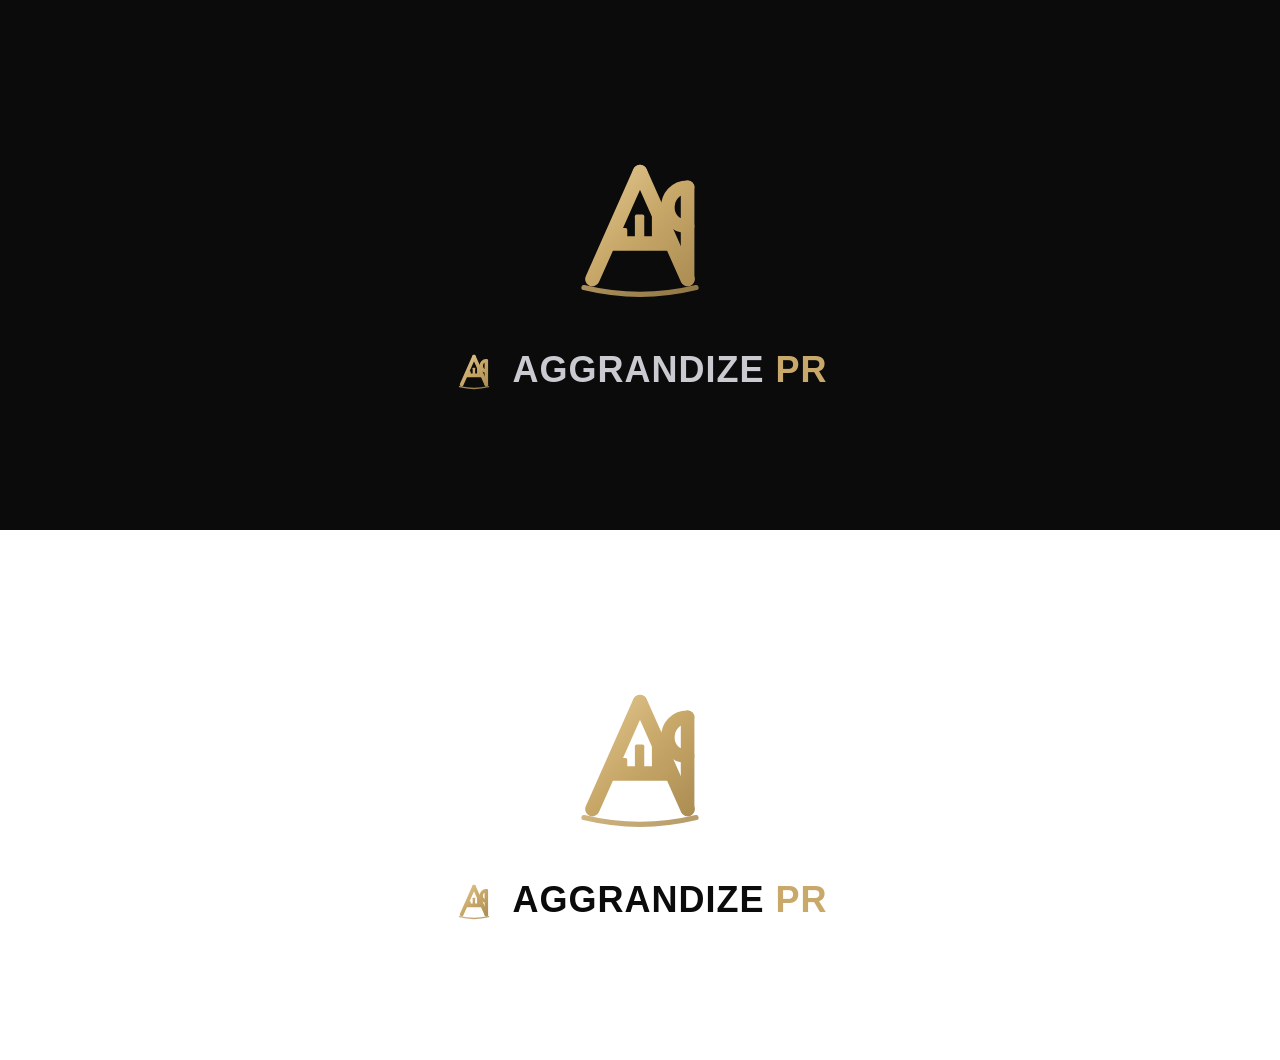
<file: preview-logo-ap.html>
<!doctype html>
<html lang="en">
<head><meta charset="utf-8"><title>AP logo preview</title></head>
<body style="margin:0;font-family:'Space Grotesk',Helvetica,Arial,sans-serif">
  <div style="background:#0B0B0B;display:flex;flex-direction:column;gap:40px;align-items:center;justify-content:center;min-height:50vh;padding:40px">
    <img src="assets/logo-ap.svg" style="height:170px;width:170px" alt="Aggrandize PR monogram (gold on dark)">
    <div style="display:flex;align-items:center;gap:16px">
      <img src="assets/logo-ap.svg" style="height:44px;width:44px" alt="">
      <span style="color:#C9CBD1;font-size:36px;font-weight:700;letter-spacing:1px">AGGRANDIZE <span style="color:#C9A96A">PR</span></span>
    </div>
  </div>
  <div style="background:#FFFFFF;display:flex;flex-direction:column;gap:40px;align-items:center;justify-content:center;min-height:50vh;padding:40px">
    <img src="assets/logo-ap.svg" style="height:170px;width:170px" alt="Aggrandize PR monogram (gold on light)">
    <div style="display:flex;align-items:center;gap:16px">
      <img src="assets/logo-ap.svg" style="height:44px;width:44px" alt="">
      <span style="color:#0B0B0B;font-size:36px;font-weight:700;letter-spacing:1px">AGGRANDIZE <span style="color:#C9A96A">PR</span></span>
    </div>
  </div>
</body>
</html>
</file>
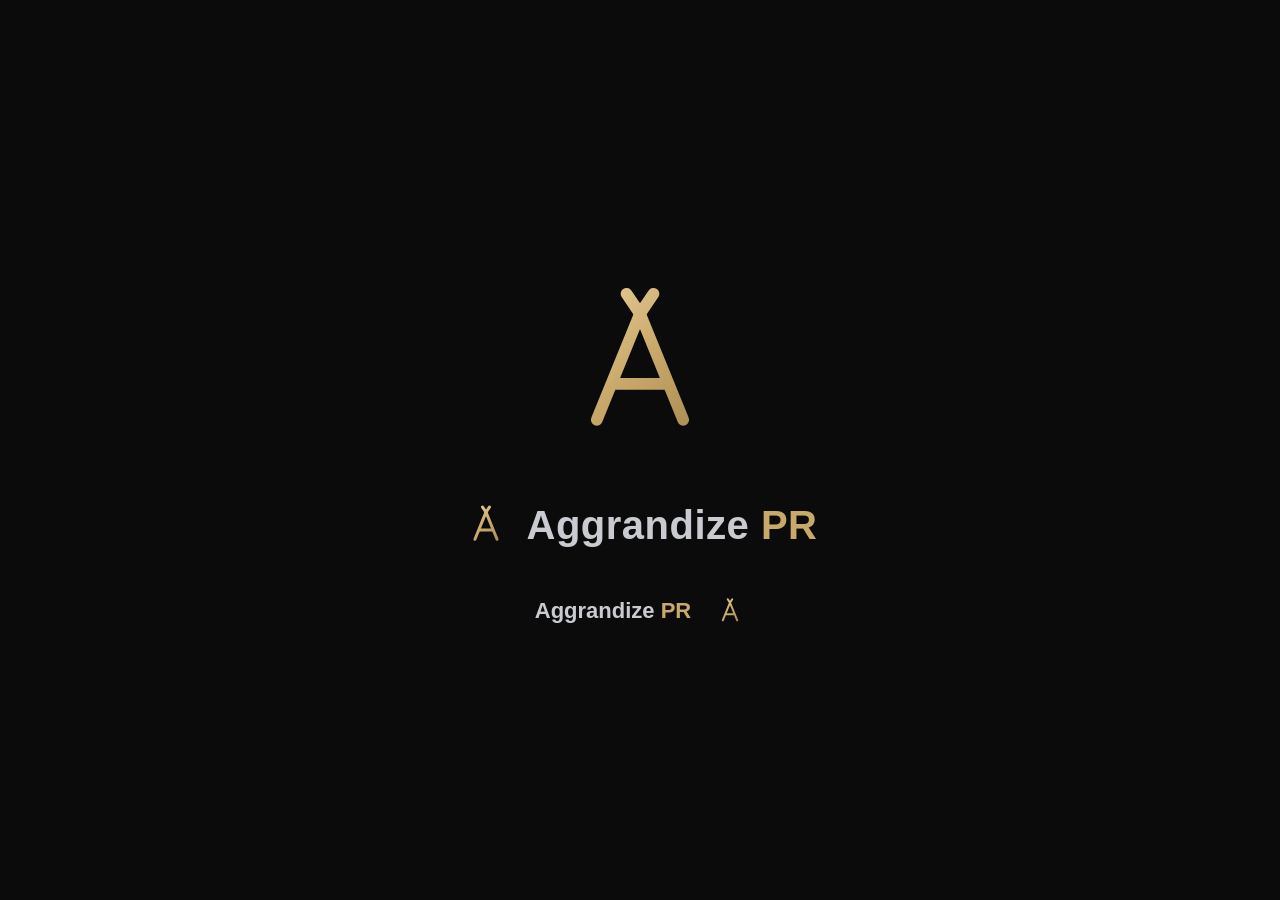
<file: preview-logo.html>
<!doctype html>
<html lang="en">
<head><meta charset="utf-8"><title>logo preview</title></head>
<body style="margin:0;background:#0B0B0B;display:flex;flex-direction:column;gap:48px;align-items:center;justify-content:center;min-height:100vh;font-family:'Space Grotesk',Helvetica,Arial,sans-serif">
  <img src="assets/logo-monogram.svg" style="height:180px;width:180px" alt="Aggrandize PR monogram">
  <div style="display:flex;align-items:center;gap:18px">
    <img src="assets/logo-monogram.svg" style="height:46px;width:46px" alt="">
    <span style="color:#C9CBD1;font-size:40px;font-weight:600;letter-spacing:.5px">Aggrandize <span style="color:#C9A96A">PR</span></span>
  </div>
  <div style="display:flex;gap:24px;align-items:center">
    <span style="color:#C9CBD1;font-size:22px;font-weight:600">Aggrandize <span style="color:#C9A96A">PR</span></span>
    <img src="assets/logo-monogram.svg" style="height:30px;width:30px" alt="">
  </div>
</body>
</html>
</file>
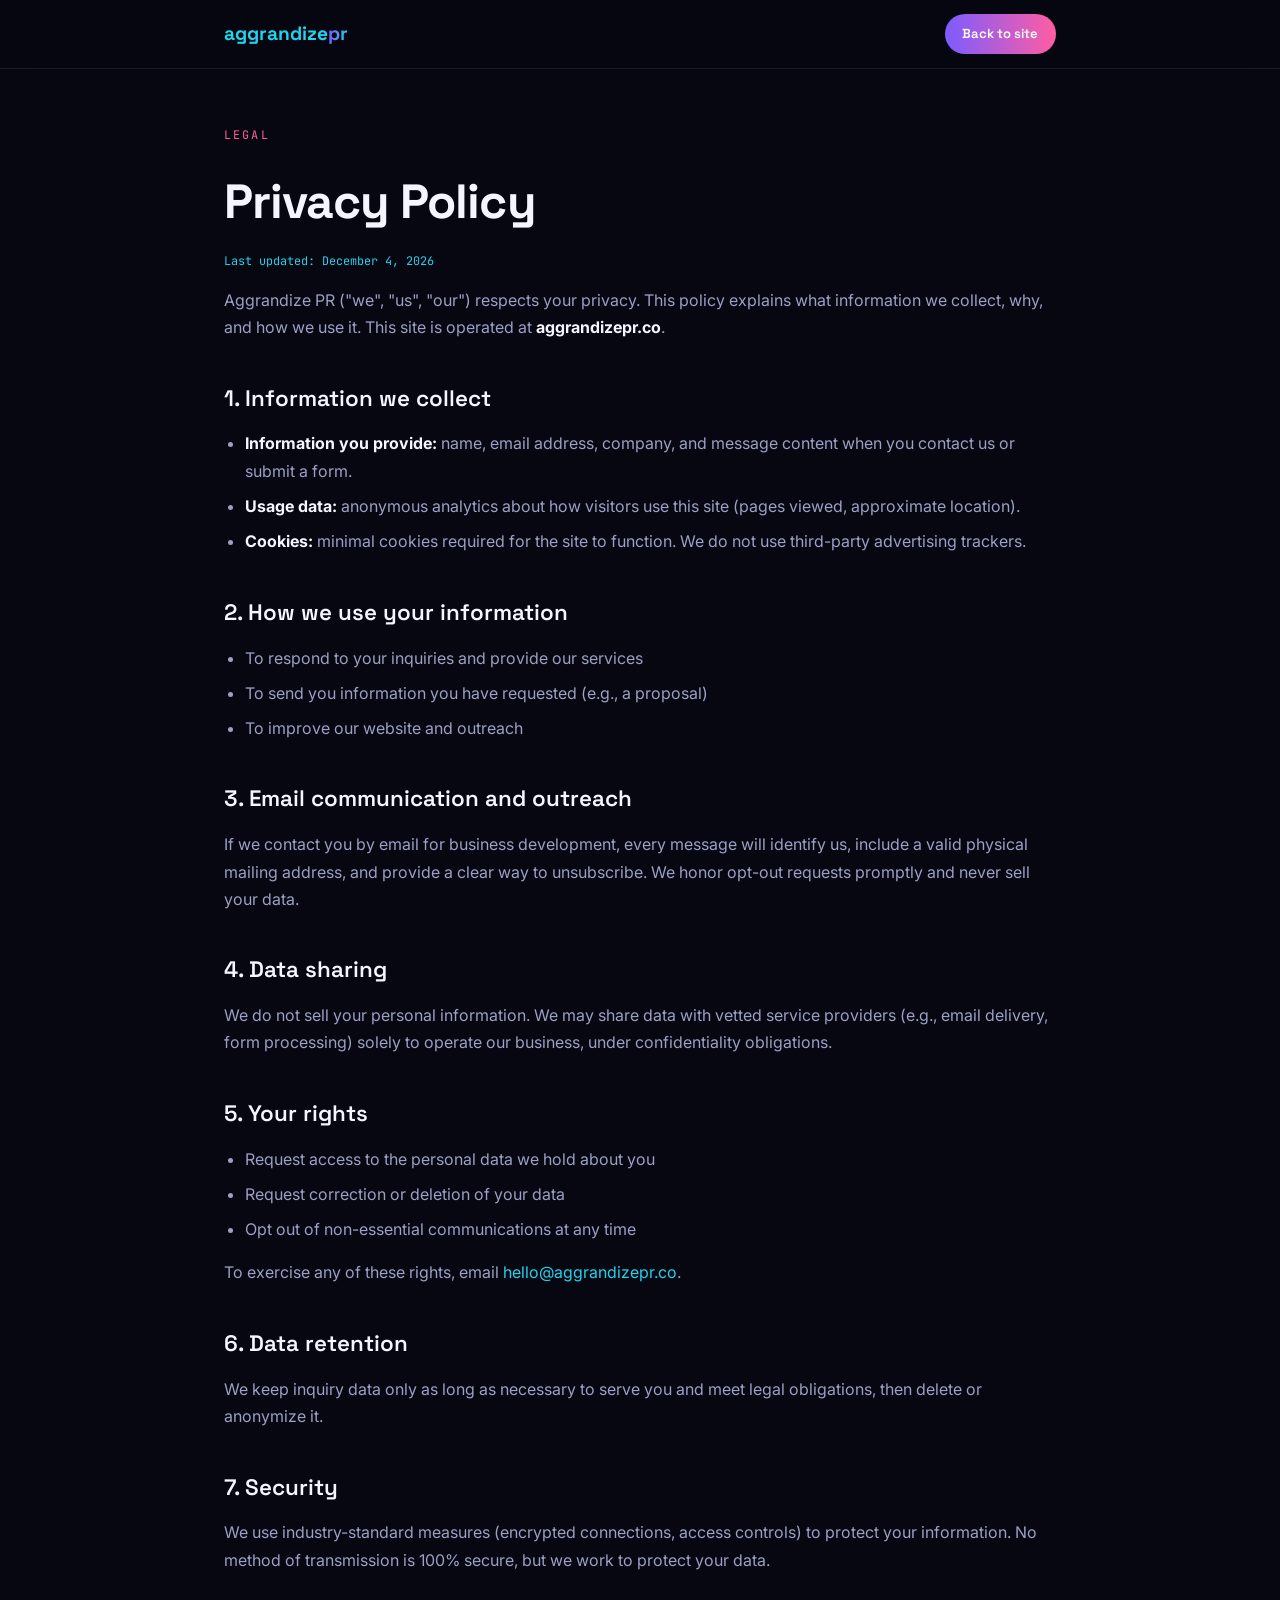
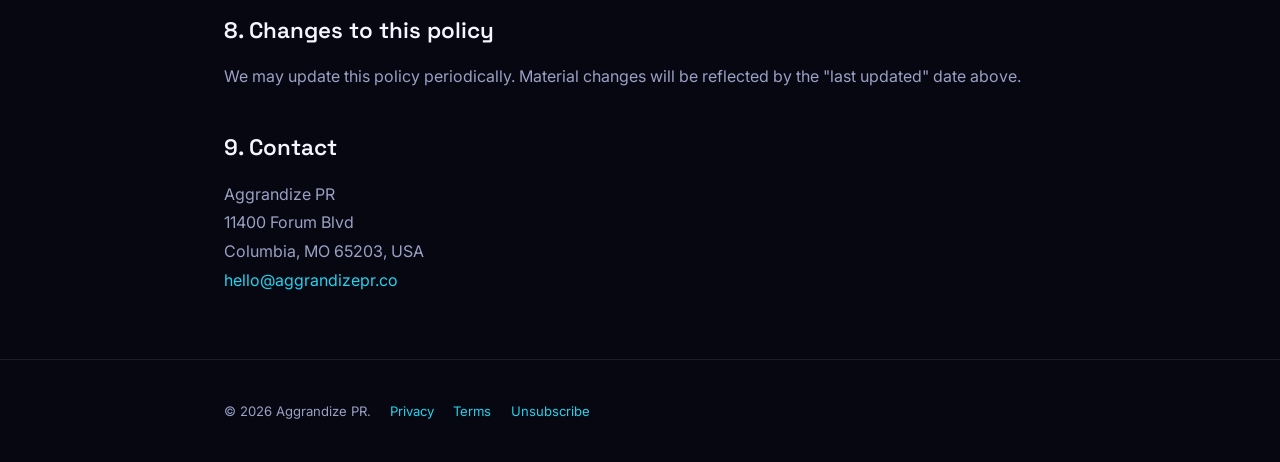
<file: privacy-policy.html>
<!DOCTYPE html>
<html lang="en">
<head>
<meta charset="UTF-8" />
<meta name="viewport" content="width=device-width, initial-scale=1.0" />
<title>Privacy Policy — Aggrandize PR</title>
<meta name="description" content="How Aggrandize PR collects, uses, and protects your information." />
<link rel="preconnect" href="https://fonts.googleapis.com" />
<link rel="preconnect" href="https://fonts.gstatic.com" crossorigin />
<link href="https://fonts.googleapis.com/css2?family=Space+Grotesk:wght@400;500;600;700&family=Inter:wght@400;500;600&family=JetBrains+Mono:wght@400;500&display=swap" rel="stylesheet" />
<style>
  :root{
    --bg:#060711; --bg-2:#0C0E1E; --glass:rgba(255,255,255,.04);
    --stroke:rgba(255,255,255,.09); --stroke-2:rgba(255,255,255,.14);
    --violet:#7C5CFF; --cyan:#22D3EE; --magenta:#FF5DA2;
    --text:#F4F5FF; --muted:#9BA0C4; --maxw:880px;
  }
  *{box-sizing:border-box;margin:0;padding:0}
  body{font-family:"Inter",system-ui,sans-serif;background:var(--bg);color:var(--text);line-height:1.7;-webkit-font-smoothing:antialiased}
  a{color:var(--cyan);text-decoration:none}
  a:hover{text-decoration:underline}
  .wrap{max-width:var(--maxw);margin:0 auto;padding:0 1.5rem}
  header{position:sticky;top:0;z-index:100;backdrop-filter:blur(14px);background:rgba(6,7,17,.6);border-bottom:1px solid var(--stroke)}
  header .wrap{display:flex;align-items:center;justify-content:space-between;height:68px}
  .logo{font-family:"Space Grotesk";font-weight:700;font-size:1.2rem}
  .logo b{background:linear-gradient(90deg,var(--violet),var(--cyan));-webkit-background-clip:text;background-clip:text;color:transparent}
  .pill{font-family:"Space Grotesk";font-size:.82rem;font-weight:600;padding:.55rem 1.1rem;border-radius:100px;background:linear-gradient(90deg,var(--violet),var(--magenta));color:#fff}
  .kicker{font-family:"JetBrains Mono";font-size:.74rem;letter-spacing:.18em;text-transform:uppercase;color:var(--magenta);margin:3.5rem 0 1rem}
  h1{font-family:"Space Grotesk";font-weight:700;font-size:clamp(2rem,5vw,3rem);letter-spacing:-.02em;margin-bottom:.5rem}
  h2{font-family:"Space Grotesk";font-weight:600;font-size:1.4rem;margin:2.4rem 0 .8rem}
  p,li{color:var(--muted);margin-bottom:1rem}
  strong{color:var(--text)}
  ul{margin:0 0 1rem 1.3rem}
  li{margin-bottom:.5rem}
  address{font-style:normal;color:var(--muted);line-height:1.8;margin-bottom:1rem}
  footer{border-top:1px solid var(--stroke);margin-top:4rem;padding:2.5rem 0}
  .fbot{font-size:.82rem;color:var(--muted);display:flex;gap:1.2rem;flex-wrap:wrap}
  .updated{font-family:"JetBrains Mono";font-size:.74rem;color:var(--cyan)}
</style>
</head>
<body>
<header><div class="wrap">
  <a href="/" class="logo grotesk">aggrandize<b>pr</b></a>
  <a href="/" class="pill">Back to site</a>
</div></header>

<main class="wrap">
  <div class="kicker">Legal</div>
  <h1>Privacy Policy</h1>
  <p class="updated">Last updated: <span id="date"></span></p>

  <p>Aggrandize PR ("we", "us", "our") respects your privacy. This policy explains what information we collect, why, and how we use it. This site is operated at <strong>aggrandizepr.co</strong>.</p>

  <h2>1. Information we collect</h2>
  <ul>
    <li><strong>Information you provide:</strong> name, email address, company, and message content when you contact us or submit a form.</li>
    <li><strong>Usage data:</strong> anonymous analytics about how visitors use this site (pages viewed, approximate location).</li>
    <li><strong>Cookies:</strong> minimal cookies required for the site to function. We do not use third-party advertising trackers.</li>
  </ul>

  <h2>2. How we use your information</h2>
  <ul>
    <li>To respond to your inquiries and provide our services</li>
    <li>To send you information you have requested (e.g., a proposal)</li>
    <li>To improve our website and outreach</li>
  </ul>

  <h2>3. Email communication and outreach</h2>
  <p>If we contact you by email for business development, every message will identify us, include a valid physical mailing address, and provide a clear way to unsubscribe. We honor opt-out requests promptly and never sell your data.</p>

  <h2>4. Data sharing</h2>
  <p>We do not sell your personal information. We may share data with vetted service providers (e.g., email delivery, form processing) solely to operate our business, under confidentiality obligations.</p>

  <h2>5. Your rights</h2>
  <ul>
    <li>Request access to the personal data we hold about you</li>
    <li>Request correction or deletion of your data</li>
    <li>Opt out of non-essential communications at any time</li>
  </ul>
  <p>To exercise any of these rights, email <a href="mailto:hello@aggrandizepr.co">hello@aggrandizepr.co</a>.</p>

  <h2>6. Data retention</h2>
  <p>We keep inquiry data only as long as necessary to serve you and meet legal obligations, then delete or anonymize it.</p>

  <h2>7. Security</h2>
  <p>We use industry-standard measures (encrypted connections, access controls) to protect your information. No method of transmission is 100% secure, but we work to protect your data.</p>

  <h2>8. Changes to this policy</h2>
  <p>We may update this policy periodically. Material changes will be reflected by the "last updated" date above.</p>

  <h2>9. Contact</h2>
  <address>
    Aggrandize PR<br>
    11400 Forum Blvd<br>
    Columbia, MO 65203, USA<br>
    <a href="mailto:hello@aggrandizepr.co">hello@aggrandizepr.co</a>
  </address>
</main>

<footer><div class="wrap">
  <div class="fbot">
    <span>© <span id="year"></span> Aggrandize PR.</span>
    <a href="/privacy-policy">Privacy</a>
    <a href="/terms">Terms</a>
    <a href="/unsubscribe">Unsubscribe</a>
  </div>
</div></footer>

<script>
  document.getElementById('year').textContent = new Date().getFullYear();
  document.getElementById('date').textContent = new Date().toLocaleDateString('en-US',{year:'numeric',month:'long',day:'numeric'});
</script>
</body>
</html>
</file>
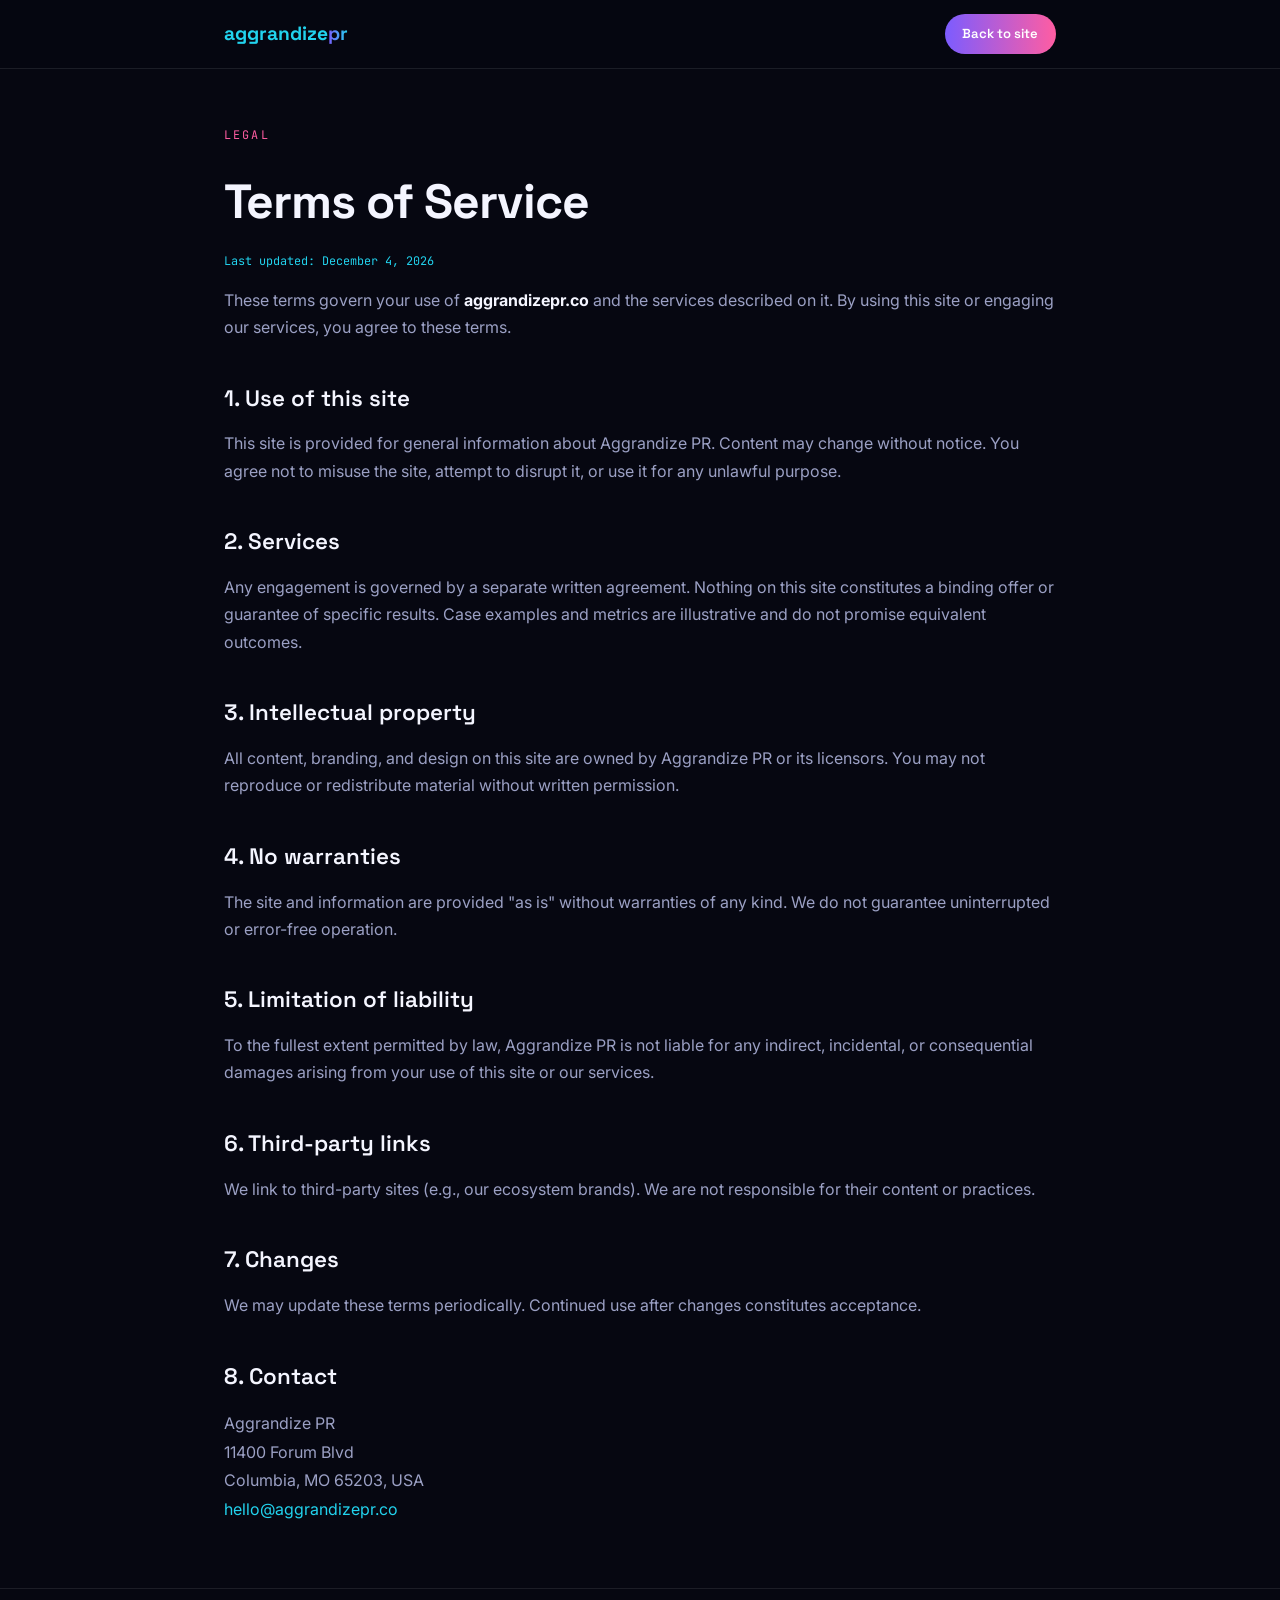
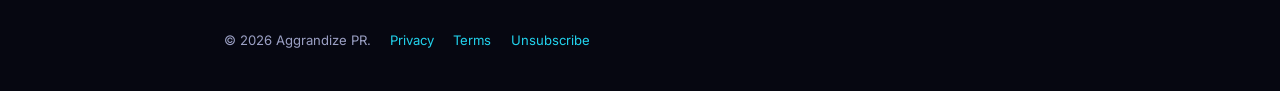
<file: terms.html>
<!DOCTYPE html>
<html lang="en">
<head>
<meta charset="UTF-8" />
<meta name="viewport" content="width=device-width, initial-scale=1.0" />
<title>Terms of Service — Aggrandize PR</title>
<meta name="description" content="Terms of use for aggrandizepr.co." />
<link rel="preconnect" href="https://fonts.googleapis.com" />
<link rel="preconnect" href="https://fonts.gstatic.com" crossorigin />
<link href="https://fonts.googleapis.com/css2?family=Space+Grotesk:wght@400;500;600;700&family=Inter:wght@400;500;600&family=JetBrains+Mono:wght@400;500&display=swap" rel="stylesheet" />
<style>
  :root{
    --bg:#060711; --bg-2:#0C0E1E; --glass:rgba(255,255,255,.04);
    --stroke:rgba(255,255,255,.09); --stroke-2:rgba(255,255,255,.14);
    --violet:#7C5CFF; --cyan:#22D3EE; --magenta:#FF5DA2;
    --text:#F4F5FF; --muted:#9BA0C4; --maxw:880px;
  }
  *{box-sizing:border-box;margin:0;padding:0}
  body{font-family:"Inter",system-ui,sans-serif;background:var(--bg);color:var(--text);line-height:1.7;-webkit-font-smoothing:antialiased}
  a{color:var(--cyan);text-decoration:none}
  a:hover{text-decoration:underline}
  .wrap{max-width:var(--maxw);margin:0 auto;padding:0 1.5rem}
  header{position:sticky;top:0;z-index:100;backdrop-filter:blur(14px);background:rgba(6,7,17,.6);border-bottom:1px solid var(--stroke)}
  header .wrap{display:flex;align-items:center;justify-content:space-between;height:68px}
  .logo{font-family:"Space Grotesk";font-weight:700;font-size:1.2rem}
  .logo b{background:linear-gradient(90deg,var(--violet),var(--cyan));-webkit-background-clip:text;background-clip:text;color:transparent}
  .pill{font-family:"Space Grotesk";font-size:.82rem;font-weight:600;padding:.55rem 1.1rem;border-radius:100px;background:linear-gradient(90deg,var(--violet),var(--magenta));color:#fff}
  .kicker{font-family:"JetBrains Mono";font-size:.74rem;letter-spacing:.18em;text-transform:uppercase;color:var(--magenta);margin:3.5rem 0 1rem}
  h1{font-family:"Space Grotesk";font-weight:700;font-size:clamp(2rem,5vw,3rem);letter-spacing:-.02em;margin-bottom:.5rem}
  h2{font-family:"Space Grotesk";font-weight:600;font-size:1.4rem;margin:2.4rem 0 .8rem}
  p,li{color:var(--muted);margin-bottom:1rem}
  strong{color:var(--text)}
  ul{margin:0 0 1rem 1.3rem}
  li{margin-bottom:.5rem}
  address{font-style:normal;color:var(--muted);line-height:1.8;margin-bottom:1rem}
  footer{border-top:1px solid var(--stroke);margin-top:4rem;padding:2.5rem 0}
  .fbot{font-size:.82rem;color:var(--muted);display:flex;gap:1.2rem;flex-wrap:wrap}
  .updated{font-family:"JetBrains Mono";font-size:.74rem;color:var(--cyan)}
</style>
</head>
<body>
<header><div class="wrap">
  <a href="/" class="logo grotesk">aggrandize<b>pr</b></a>
  <a href="/" class="pill">Back to site</a>
</div></header>

<main class="wrap">
  <div class="kicker">Legal</div>
  <h1>Terms of Service</h1>
  <p class="updated">Last updated: <span id="date"></span></p>

  <p>These terms govern your use of <strong>aggrandizepr.co</strong> and the services described on it. By using this site or engaging our services, you agree to these terms.</p>

  <h2>1. Use of this site</h2>
  <p>This site is provided for general information about Aggrandize PR. Content may change without notice. You agree not to misuse the site, attempt to disrupt it, or use it for any unlawful purpose.</p>

  <h2>2. Services</h2>
  <p>Any engagement is governed by a separate written agreement. Nothing on this site constitutes a binding offer or guarantee of specific results. Case examples and metrics are illustrative and do not promise equivalent outcomes.</p>

  <h2>3. Intellectual property</h2>
  <p>All content, branding, and design on this site are owned by Aggrandize PR or its licensors. You may not reproduce or redistribute material without written permission.</p>

  <h2>4. No warranties</h2>
  <p>The site and information are provided "as is" without warranties of any kind. We do not guarantee uninterrupted or error-free operation.</p>

  <h2>5. Limitation of liability</h2>
  <p>To the fullest extent permitted by law, Aggrandize PR is not liable for any indirect, incidental, or consequential damages arising from your use of this site or our services.</p>

  <h2>6. Third-party links</h2>
  <p>We link to third-party sites (e.g., our ecosystem brands). We are not responsible for their content or practices.</p>

  <h2>7. Changes</h2>
  <p>We may update these terms periodically. Continued use after changes constitutes acceptance.</p>

  <h2>8. Contact</h2>
  <address>
    Aggrandize PR<br>
    11400 Forum Blvd<br>
    Columbia, MO 65203, USA<br>
    <a href="mailto:hello@aggrandizepr.co">hello@aggrandizepr.co</a>
  </address>
</main>

<footer><div class="wrap">
  <div class="fbot">
    <span>© <span id="year"></span> Aggrandize PR.</span>
    <a href="/privacy-policy">Privacy</a>
    <a href="/terms">Terms</a>
    <a href="/unsubscribe">Unsubscribe</a>
  </div>
</div></footer>

<script>
  document.getElementById('year').textContent = new Date().getFullYear();
  document.getElementById('date').textContent = new Date().toLocaleDateString('en-US',{year:'numeric',month:'long',day:'numeric'});
</script>
</body>
</html>
</file>
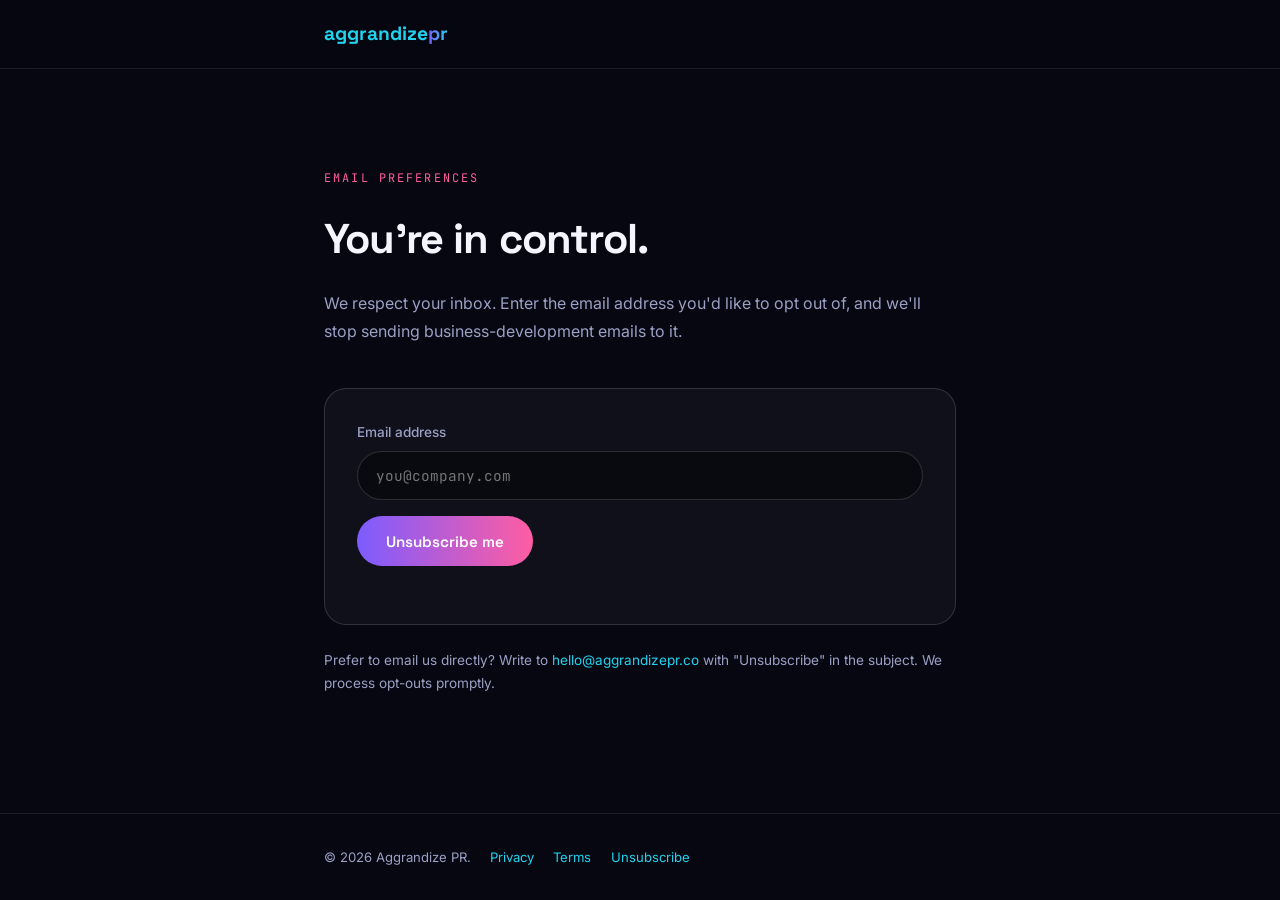
<file: unsubscribe.html>
<!DOCTYPE html>
<html lang="en">
<head>
<meta charset="UTF-8" />
<meta name="viewport" content="width=device-width, initial-scale=1.0" />
<title>Unsubscribe — Aggrandize PR</title>
<meta name="description" content="Opt out of emails from Aggrandize PR." />
<link rel="preconnect" href="https://fonts.googleapis.com" />
<link rel="preconnect" href="https://fonts.gstatic.com" crossorigin />
<link href="https://fonts.googleapis.com/css2?family=Space+Grotesk:wght@400;500;600;700&family=Inter:wght@400;500;600&family=JetBrains+Mono:wght@400;500&display=swap" rel="stylesheet" />
<style>
  :root{
    --bg:#060711; --bg-2:#0C0E1E;
    --violet:#7C5CFF; --cyan:#22D3EE; --magenta:#FF5DA2;
    --text:#F4F5FF; --muted:#9BA0C4; --maxw:680px;
  }
  *{box-sizing:border-box;margin:0;padding:0}
  body{font-family:"Inter",system-ui,sans-serif;background:var(--bg);color:var(--text);line-height:1.7;-webkit-font-smoothing:antialiased;min-height:100vh;display:flex;flex-direction:column}
  a{color:var(--cyan);text-decoration:none}
  .wrap{max-width:var(--maxw);margin:0 auto;padding:0 1.5rem;flex:1;display:flex;flex-direction:column;justify-content:center}
  header{position:sticky;top:0;z-index:100;backdrop-filter:blur(14px);background:rgba(6,7,17,.6);border-bottom:1px solid rgba(255,255,255,.09)}
  header .wrap2{max-width:var(--maxw);margin:0 auto;padding:0 1.5rem;display:flex;align-items:center;height:68px}
  .logo{font-family:"Space Grotesk";font-weight:700;font-size:1.2rem}
  .logo b{background:linear-gradient(90deg,var(--violet),var(--cyan));-webkit-background-clip:text;background-clip:text;color:transparent}
  .kicker{font-family:"JetBrains Mono";font-size:.74rem;letter-spacing:.18em;text-transform:uppercase;color:var(--magenta);margin-bottom:1rem}
  h1{font-family:"Space Grotesk";font-weight:700;font-size:clamp(1.8rem,5vw,2.6rem);letter-spacing:-.02em;margin-bottom:1rem}
  p{color:var(--muted);margin-bottom:1.2rem}
  .card{background:rgba(255,255,255,.04);border:1px solid rgba(255,255,255,.14);border-radius:22px;padding:2rem;margin:1.5rem 0}
  label{display:block;font-size:.85rem;color:var(--muted);margin-bottom:.4rem;font-weight:500}
  input{width:100%;background:rgba(0,0,0,.35);border:1px solid rgba(255,255,255,.14);color:var(--text);padding:.9rem 1.1rem;border-radius:100px;font-family:"JetBrains Mono";font-size:.9rem;outline:none;margin-bottom:1rem}
  input:focus{border-color:var(--cyan)}
  button{font-family:"Space Grotesk";font-weight:600;font-size:.95rem;padding:.95rem 1.8rem;border-radius:100px;border:none;cursor:pointer;background:linear-gradient(90deg,var(--violet),var(--magenta));color:#fff;transition:transform .2s,box-shadow .2s}
  button:hover{transform:translateY(-2px);box-shadow:0 12px 30px rgba(255,93,162,.3)}
  .msg{font-family:"JetBrains Mono";font-size:.85rem;color:var(--cyan);min-height:1.2em;margin-top:.6rem}
  footer{border-top:1px solid rgba(255,255,255,.09);padding:2rem 0;font-size:.82rem;color:var(--muted)}
  .fbot{display:flex;gap:1.2rem;flex-wrap:wrap}
</style>
</head>
<body>
<header><div class="wrap2">
  <a href="/" class="logo grotesk">aggrandize<b>pr</b></a>
</div></header>

<main class="wrap">
  <div class="kicker">Email preferences</div>
  <h1>You're in control.</h1>
  <p>We respect your inbox. Enter the email address you'd like to opt out of, and we'll stop sending business-development emails to it.</p>

  <div class="card">
    <form id="unsubForm" onsubmit="return doUnsub(event)">
      <label for="email">Email address</label>
      <input id="email" type="email" required placeholder="you@company.com" />
      <button type="submit">Unsubscribe me</button>
      <div class="msg" id="msg"></div>
    </form>
  </div>
  <p style="font-size:.85rem">Prefer to email us directly? Write to <a href="mailto:hello@aggrandizepr.co">hello@aggrandizepr.co</a> with "Unsubscribe" in the subject. We process opt-outs promptly.</p>
</main>

<footer><div class="wrap">
  <div class="fbot">
    <span>© <span id="year"></span> Aggrandize PR.</span>
    <a href="/privacy-policy">Privacy</a>
    <a href="/terms">Terms</a>
    <a href="/unsubscribe">Unsubscribe</a>
  </div>
</div></footer>

<script>
  // CLIENT-SIDE ONLY. Wire this to your ESP (Instantly/Smartlead) or a form backend
  // (Formspree/Netlify) to actually suppress the address. See note in chat.
  function doUnsub(e){
    e.preventDefault();
    var v = document.getElementById('email').value.trim();
    document.getElementById('msg').textContent = '✓ ' + v + ' has been marked for removal. You will not receive further emails.';
    document.getElementById('email').value = '';
    return false;
  }
  document.getElementById('year').textContent = new Date().getFullYear();
</script>
</body>
</html>
</file>
